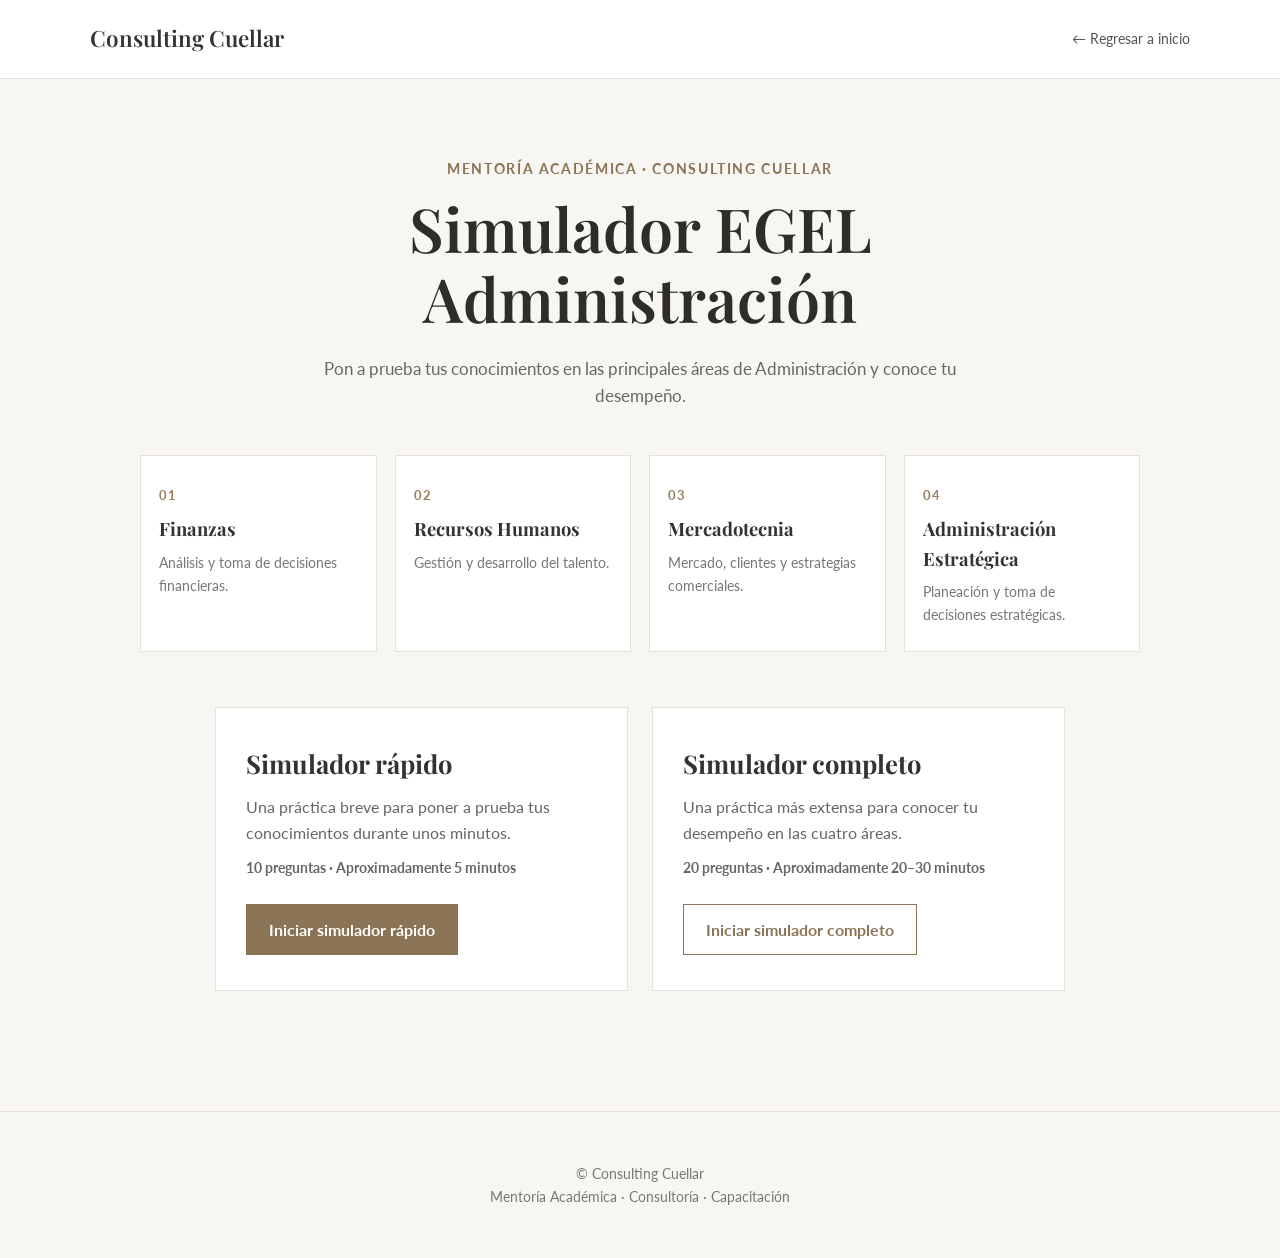
<file: egel/index.html>
<!DOCTYPE html>

<html lang="es">

<head>

    <meta charset="UTF-8">

    <meta name="viewport"
          content="width=device-width, initial-scale=1.0">

    <title>Simulador EGEL Administración | Consulting Cuellar</title>

    <meta name="description"
          content="Simulador de práctica para el EGEL de Administración.">

    <link rel="preconnect"
          href="https://fonts.googleapis.com">

    <link rel="preconnect"
          href="https://fonts.gstatic.com"
          crossorigin>

    <link href="https://fonts.googleapis.com/css2?family=Lato:wght@300;400;700&family=Playfair+Display:wght@500;600;700&display=swap"
          rel="stylesheet">

    <style>

         /* =====================================================
        BASE
        ===================================================== */

         * {
             box-sizing: border-box;
             margin: 0;
             padding: 0;
         }

         body {
             font-family: 'Lato', sans-serif;
             color: #333;
             background: #f8f6f2;
             line-height: 1.6;
         }

         a {
             text-decoration: none;
         }


         /* =====================================================
        HEADER
        ===================================================== */

         .site-header {
             background: #ffffff;
             border-bottom: 1px solid #e5e1da;
         }

         .header-container {
             width: min(1100px, 90%);
             margin: auto;
             min-height: 78px;
             display: flex;
             align-items: center;
             justify-content: space-between;
         }

         .logo {
             font-family: 'Playfair Display', serif;
             font-size: 1.4rem;
             font-weight: 600;
             color: #333;
         }

         .back-link {
             font-size: .9rem;
             color: #555;
         }

             .back-link:hover {
                 color: #222;
             }


         /* =====================================================
        HERO
        ===================================================== */

         .hero {
             padding: 80px 20px 70px;
         }

         .hero-container {
             width: min(1000px, 92%);
             margin: auto;
             text-align: center;
         }

         .eyebrow {
             font-size: .85rem;
             letter-spacing: .12em;
             text-transform: uppercase;
             color: #8b7355;
             font-weight: 700;
         }

         h1 {
             font-family: 'Playfair Display', serif;
             font-size: clamp(2.2rem, 5vw, 3.8rem);
             line-height: 1.15;
             font-weight: 600;
             margin-top: 12px;
             color: #2f2d2a;
         }

         .hero-description {
             max-width: 700px;
             margin: 22px auto 0;
             font-size: 1.08rem;
             color: #666;
         }


         /* =====================================================
        AREAS
        ===================================================== */

         .areas {
             margin: 45px auto 0;
             display: grid;
             grid-template-columns: repeat(4, 1fr);
             gap: 18px;
         }

         .area {
             background: #ffffff;
             border: 1px solid #e5e1da;
             padding: 25px 18px;
             text-align: left;
         }

         .area-number {
             font-size: .8rem;
             color: #9a8060;
             font-weight: 700;
             letter-spacing: .08em;
         }

         .area h3 {
             font-family: 'Playfair Display', serif;
             font-size: 1.15rem;
             margin-top: 8px;
             color: #333;
         }

         .area p {
             font-size: .9rem;
             color: #777;
             margin-top: 7px;
         }


         /* =====================================================
        SIMULADORES
        ===================================================== */

         .simulators {
             margin: 55px auto 0;
             display: grid;
             grid-template-columns: repeat(2, 1fr);
             gap: 24px;
             max-width: 850px;
         }

         .simulator-card {
             background: #ffffff;
             border: 1px solid #e5e1da;
             padding: 35px 30px;
             text-align: left;
         }

             .simulator-card h2 {
                 font-family: 'Playfair Display', serif;
                 font-size: 1.6rem;
                 color: #333;
             }

             .simulator-card p {
                 color: #666;
                 margin-top: 10px;
             }

         .simulator-info {
             margin-top: 18px;
             font-size: .9rem;
             color: #8b7355;
             font-weight: 700;
         }

         .btn {
             display: inline-block;
             margin-top: 25px;
             padding: 12px 22px;
             border: 1px solid #8b7355;
             font-family: 'Lato', sans-serif;
             font-weight: 700;
             transition: .2s ease;
         }

         .btn-primary {
             background: #8b7355;
             color: #ffffff;
         }

             .btn-primary:hover {
                 background: #725d45;
             }

         .btn-secondary {
             color: #8b7355;
             background: transparent;
         }

             .btn-secondary:hover {
                 background: #f1ede7;
             }


         /* =====================================================
        FOOTER
        ===================================================== */

         .footer {
             text-align: center;
             padding: 50px 20px;
             margin-top: 50px;
             border-top: 1px solid #e5e1da;
             color: #777;
             font-size: .9rem;
         }


         /* =====================================================
        RESPONSIVE
        ===================================================== */

         @media (max-width: 800px) {

             .areas {
                 grid-template-columns: repeat(2, 1fr);
             }

             .simulators {
                 grid-template-columns: 1fr;
             }
         }


         @media (max-width: 500px) {

             .hero {
                 padding-top: 55px;
             }

             .areas {
                 grid-template-columns: 1fr;
             }

             .simulator-card {
                 padding: 28px 22px;
             }
         }
    </style>

</head>

<body>

    <!-- =====================================================
         HEADER
         ===================================================== -->

    <header class="site-header">

        <div class="header-container">

            <a href="../index.html"
               class="logo">

                Consulting Cuellar

            </a>


            <a href="../index.html"
               class="back-link">

                ← Regresar a inicio

            </a>

        </div>

    </header>


    <!-- =====================================================
         CONTENIDO
         ===================================================== -->

    <main>


        <section class="hero">

            <div class="hero-container">


                <p class="eyebrow">

                    Mentoría Académica · Consulting Cuellar

                </p>


                <h1>

                    Simulador EGEL
                    <br>
                    Administración

                </h1>


                <p class="hero-description">

                    Pon a prueba tus conocimientos en las principales
                    áreas de Administración y conoce tu desempeño.

                </p>


                <!-- =========================================
                     ÁREAS
                     ========================================= -->

                <div class="areas">


                    <article class="area">

                        <span class="area-number">
                            01
                        </span>

                        <h3>
                            Finanzas
                        </h3>

                        <p>
                            Análisis y toma de decisiones financieras.
                        </p>

                    </article>


                    <article class="area">

                        <span class="area-number">
                            02
                        </span>

                        <h3>
                            Recursos Humanos
                        </h3>

                        <p>
                            Gestión y desarrollo del talento.
                        </p>

                    </article>


                    <article class="area">

                        <span class="area-number">
                            03
                        </span>

                        <h3>
                            Mercadotecnia
                        </h3>

                        <p>
                            Mercado, clientes y estrategias comerciales.
                        </p>

                    </article>


                    <article class="area">

                        <span class="area-number">
                            04
                        </span>

                        <h3>
                            Administración Estratégica
                        </h3>

                        <p>
                            Planeación y toma de decisiones estratégicas.
                        </p>

                    </article>


                </div>


                <!-- =========================================
                     SIMULADORES
                     ========================================= -->

                <div class="simulators">


                    <!-- SIMULADOR RÁPIDO -->

                    <article class="simulator-card">

                        <h2>
                            Simulador rápido
                        </h2>

                        <p>

                            Una práctica breve para poner a prueba
                            tus conocimientos durante unos minutos.

                        </p>

                        <p class="simulator-info">

                            10 preguntas · Aproximadamente 5 minutos

                        </p>

                        <a href="rapido.html" class="btn btn-primary">
                            Iniciar simulador rápido
                        </a>

                    </article>


                    <!-- SIMULADOR COMPLETO -->

                    <article class="simulator-card">

                        <h2>
                            Simulador completo
                        </h2>

                        <p>

                            Una práctica más extensa para conocer
                            tu desempeño en las cuatro áreas.

                        </p>

                        <p class="simulator-info">

                            20 preguntas · Aproximadamente 20–30 minutos

                        </p>

                        <a href="#simulador-completo"
                           class="btn btn-secondary">

                            Iniciar simulador completo

                        </a>

                    </article>


                </div>


            </div>

        </section>


    </main>


    <!-- =====================================================
         FOOTER
         ===================================================== -->

    <footer class="footer">

        <p>
            © Consulting Cuellar
        </p>

        <p>
            Mentoría Académica · Consultoría · Capacitación
        </p>

    </footer>
    <script src="js/rapido.js"></script>
</body>

</html>
</file>
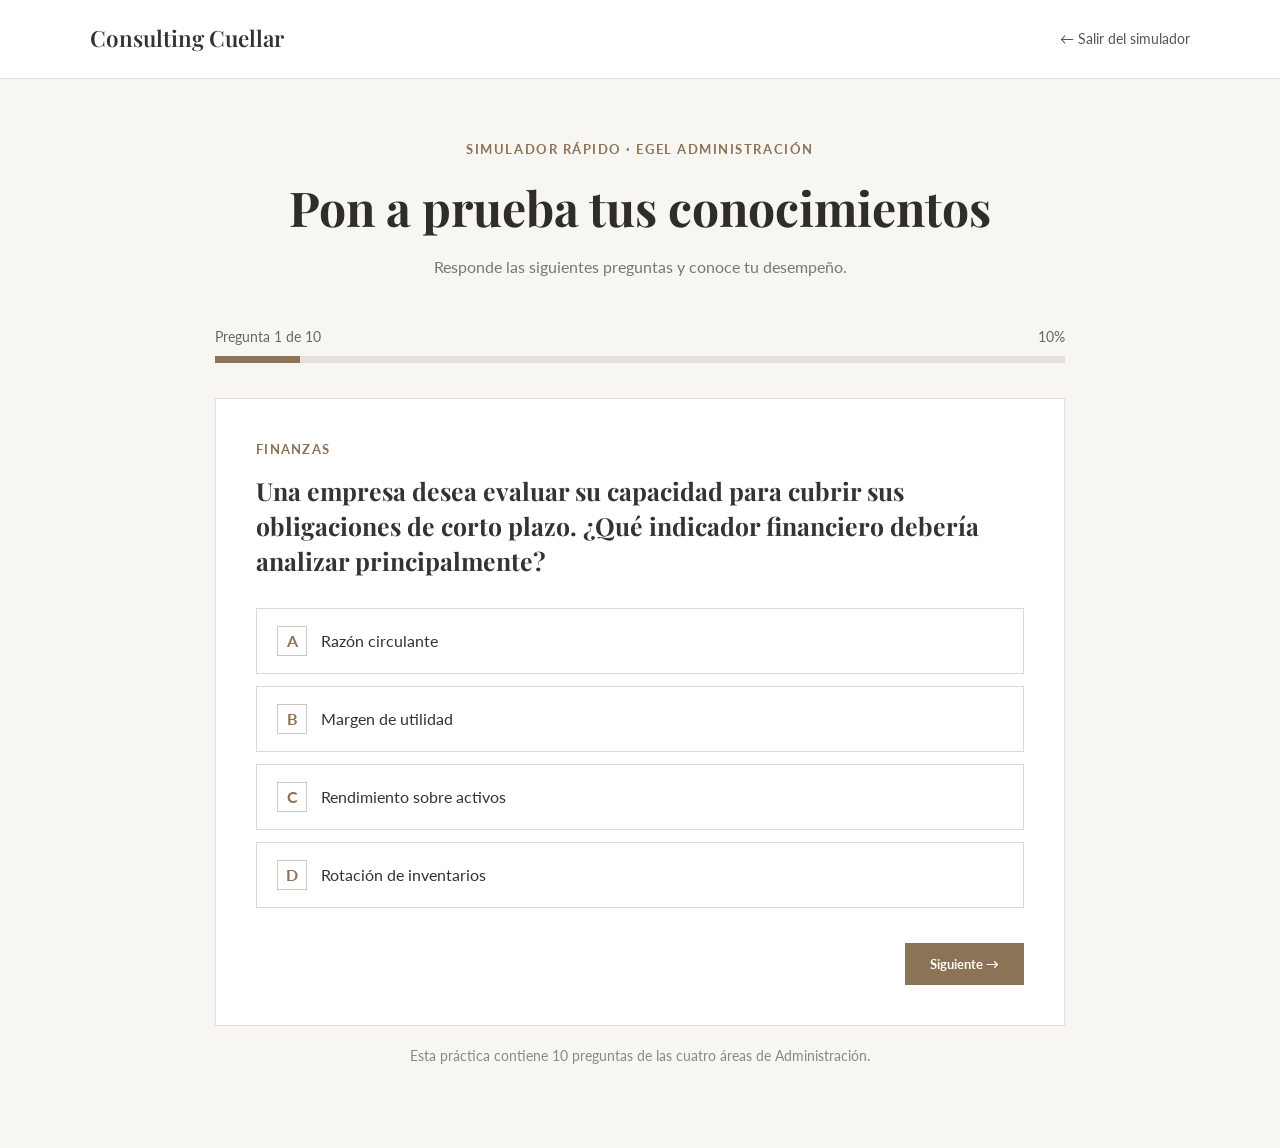
<file: egel/rapido.html>
<!DOCTYPE html>
<html lang="es">

<head>
    <meta charset="UTF-8">
    <meta name="viewport" content="width=device-width, initial-scale=1.0">

    <title>Simulador rápido | EGEL Administración</title>

    <link rel="preconnect" href="https://fonts.googleapis.com">
    <link rel="preconnect" href="https://fonts.gstatic.com" crossorigin>

    <link href="https://fonts.googleapis.com/css2?family=Lato:wght@300;400;700&family=Playfair+Display:wght@500;600;700&display=swap"
          rel="stylesheet">

    <style>

        * {
            box-sizing: border-box;
            margin: 0;
            padding: 0;
        }

        body {
            font-family: 'Lato', sans-serif;
            color: #333;
            background: #f8f6f2;
            line-height: 1.6;
        }

        a {
            text-decoration: none;
        }

        /* HEADER */

        .site-header {
            background: #ffffff;
            border-bottom: 1px solid #e5e1da;
        }

        .header-container {
            width: min(1100px, 90%);
            margin: auto;
            min-height: 78px;
            display: flex;
            align-items: center;
            justify-content: space-between;
        }

        .logo {
            font-family: 'Playfair Display', serif;
            font-size: 1.4rem;
            font-weight: 600;
            color: #333;
        }

        .back-link {
            font-size: .9rem;
            color: #555;
        }

            .back-link:hover {
                color: #222;
            }

        /* CONTENIDO */

        .exam {
            width: min(850px, 92%);
            margin: 0 auto;
            padding: 60px 0 80px;
        }

        .exam-header {
            text-align: center;
        }

        .eyebrow {
            font-size: .8rem;
            letter-spacing: .12em;
            text-transform: uppercase;
            color: #8b7355;
            font-weight: 700;
        }

        h1 {
            font-family: 'Playfair Display', serif;
            font-size: clamp(2rem, 5vw, 3rem);
            color: #2f2d2a;
            margin-top: 10px;
        }

        .exam-subtitle {
            margin-top: 8px;
            color: #777;
        }

        /* PROGRESO */

        .progress-section {
            margin-top: 45px;
        }

        .progress-info {
            display: flex;
            justify-content: space-between;
            align-items: center;
            font-size: .9rem;
            color: #666;
            margin-bottom: 8px;
        }

        .progress-bar {
            width: 100%;
            height: 7px;
            background: #e5e1da;
            overflow: hidden;
        }

        .progress {
            width: 10%;
            height: 100%;
            background: #8b7355;
        }

        /* PREGUNTA */

        .question-card {
            margin-top: 35px;
            background: #ffffff;
            border: 1px solid #e5e1da;
            padding: 40px;
        }

        .question-area {
            font-size: .8rem;
            letter-spacing: .1em;
            text-transform: uppercase;
            color: #8b7355;
            font-weight: 700;
        }

        .question {
            font-family: 'Playfair Display', serif;
            font-size: 1.55rem;
            line-height: 1.4;
            color: #333;
            margin-top: 15px;
        }

        /* RESPUESTAS */

        .answers {
            margin-top: 30px;
            display: flex;
            flex-direction: column;
            gap: 12px;
        }

        .answer {
            position: relative;
        }

            .answer input {
                position: absolute;
                opacity: 0;
            }

            .answer label {
                display: block;
                padding: 17px 20px;
                border: 1px solid #ddd8d0;
                background: #fff;
                cursor: pointer;
                transition: .2s ease;
            }

                .answer label:hover {
                    border-color: #8b7355;
                    background: #faf8f5;
                }

            .answer input:checked + label {
                border-color: #8b7355;
                background: #f1ede7;
            }

        .answer-letter {
            display: inline-block;
            width: 30px;
            height: 30px;
            margin-right: 10px;
            border: 1px solid #cfc8be;
            text-align: center;
            line-height: 28px;
            font-weight: 700;
            color: #8b7355;
        }

        /* BOTONES */

        .question-actions {
            margin-top: 35px;
            display: flex;
            justify-content: flex-end;
        }

        .btn {
            display: inline-block;
            padding: 12px 24px;
            border: 1px solid #8b7355;
            font-family: 'Lato', sans-serif;
            font-weight: 700;
            cursor: pointer;
            transition: .2s ease;
        }

        .btn-primary {
            background: #8b7355;
            color: #ffffff;
        }

            .btn-primary:hover {
                background: #725d45;
            }

        /* NOTA */

        .exam-note {
            margin-top: 20px;
            text-align: center;
            font-size: .85rem;
            color: #888;
        }
        /* RESULTADOS */

        .results-card {
            display: none;
            margin-top: 35px;
            background: #ffffff;
            border: 1px solid #e5e1da;
            padding: 50px 40px;
            text-align: center;
        }

            .results-card h2 {
                font-family: 'Playfair Display', serif;
                font-size: 2rem;
                color: #333;
                margin-top: 10px;
            }

        .result-score {
            margin: 35px auto 0;
        }

            .result-score span {
                display: block;
                font-family: 'Playfair Display', serif;
                font-size: 4rem;
                line-height: 1;
                color: #8b7355;
            }

            .result-score p {
                margin-top: 10px;
                font-size: 1rem;
                color: #666;
            }

        .result-message {
            max-width: 600px;
            margin: 25px auto 0;
            color: #666;
        }

        .result-actions {
            margin-top: 35px;
            display: flex;
            justify-content: center;
            gap: 12px;
            flex-wrap: wrap;
        }
        /* RESPONSIVE */

        @media (max-width: 600px) {

            .header-container {
                min-height: 68px;
            }

            .logo {
                font-size: 1.2rem;
            }

            .back-link {
                font-size: .8rem;
            }

            .exam {
                padding-top: 40px;
            }

            .question-card {
                padding: 25px 20px;
            }

            .question {
                font-size: 1.3rem;
            }

            .question-actions {
                justify-content: stretch;
            }

            .btn {
                width: 100%;
                text-align: center;
            }
            .results-card {
                padding: 35px 20px;
            }

            .result-score span {
                font-size: 3.2rem;
            }

            .result-actions {
                flex-direction: column;
            }

                .result-actions .btn {
                    width: 100%;
                }
        }
    </style>
</head>

<body>

    <header class="site-header">

        <div class="header-container">

            <a href="index.html" class="logo">
                Consulting Cuellar
            </a>

            <a href="index.html" class="back-link">
                ← Salir del simulador
            </a>

        </div>

    </header>


    <main class="exam">

        <section class="exam-header">

            <p class="eyebrow">
                Simulador rápido · EGEL Administración
            </p>

            <h1>
                Pon a prueba tus conocimientos
            </h1>

            <p class="exam-subtitle">
                Responde las siguientes preguntas y conoce tu desempeño.
            </p>

        </section>


        <section class="progress-section">

            <div class="progress-info">

                <span>
                    Pregunta 1 de 10
                </span>

                <span>
                    10%
                </span>

            </div>

            <div class="progress-bar">

                <div class="progress"></div>

            </div>

        </section>


        <section class="question-card">

            <p class="question-area" id="question-area">
                Finanzas
            </p>

            <h2 class="question" id="question-text">
                Una empresa desea evaluar su capacidad para cubrir
                sus obligaciones de corto plazo. ¿Qué indicador
                financiero debería analizar principalmente?
            </h2>

            <div class="answers" id="answers">

                <div class="answer">

                    <input type="radio"
                           name="respuesta"
                           id="respuesta-a"
                           value="A">

                    <label for="respuesta-a">

                        <span class="answer-letter">
                            A
                        </span>

                        <span id="answer-a">
                            Razón circulante
                        </span>

                    </label>

                </div>


                <div class="answer">

                    <input type="radio"
                           name="respuesta"
                           id="respuesta-b"
                           value="B">

                    <label for="respuesta-b">

                        <span class="answer-letter">
                            B
                        </span>

                        <span id="answer-b">
                            Margen de utilidad
                        </span>

                    </label>

                </div>


                <div class="answer">

                    <input type="radio"
                           name="respuesta"
                           id="respuesta-c"
                           value="C">

                    <label for="respuesta-c">

                        <span class="answer-letter">
                            C
                        </span>

                        <span id="answer-c">
                            Rendimiento sobre activos
                        </span>

                    </label>

                </div>


                <div class="answer">

                    <input type="radio"
                           name="respuesta"
                           id="respuesta-d"
                           value="D">

                    <label for="respuesta-d">

                        <span class="answer-letter">
                            D
                        </span>

                        <span id="answer-d">
                            Rotación de inventarios
                        </span>

                    </label>

                </div>

            </div>


            <div class="question-actions">

                <button class="btn btn-primary" id="next-button">
                    Siguiente →
                </button>

            </div>

        </section>
        <section class="results-card" id="results-card">

            <p class="eyebrow">
                Simulador completado
            </p>

            <h2>
                Este es tu resultado
            </h2>

            <div class="result-score">

                <span id="result-percentage">
                    0%
                </span>

                <p id="result-correct">
                    0 de 10 correctas
                </p>

            </div>

            <p class="result-message" id="result-message">
                Aquí aparecerá el mensaje correspondiente a tu resultado.
            </p>

            <div class="result-actions">

                <button class="btn btn-primary" id="restart-button">
                    Intentar nuevamente
                </button>

                <a href="index.html" class="btn btn-secondary">
                    Regresar al simulador EGEL
                </a>

            </div>

        </section>

        <p class="exam-note">
            Esta práctica contiene 10 preguntas de las cuatro áreas de Administración.
        </p>

    </main>
    <script src="js/preguntas.js"></script>
    <script src="js/rapido.js"></script>

</body>

</html>
</file>
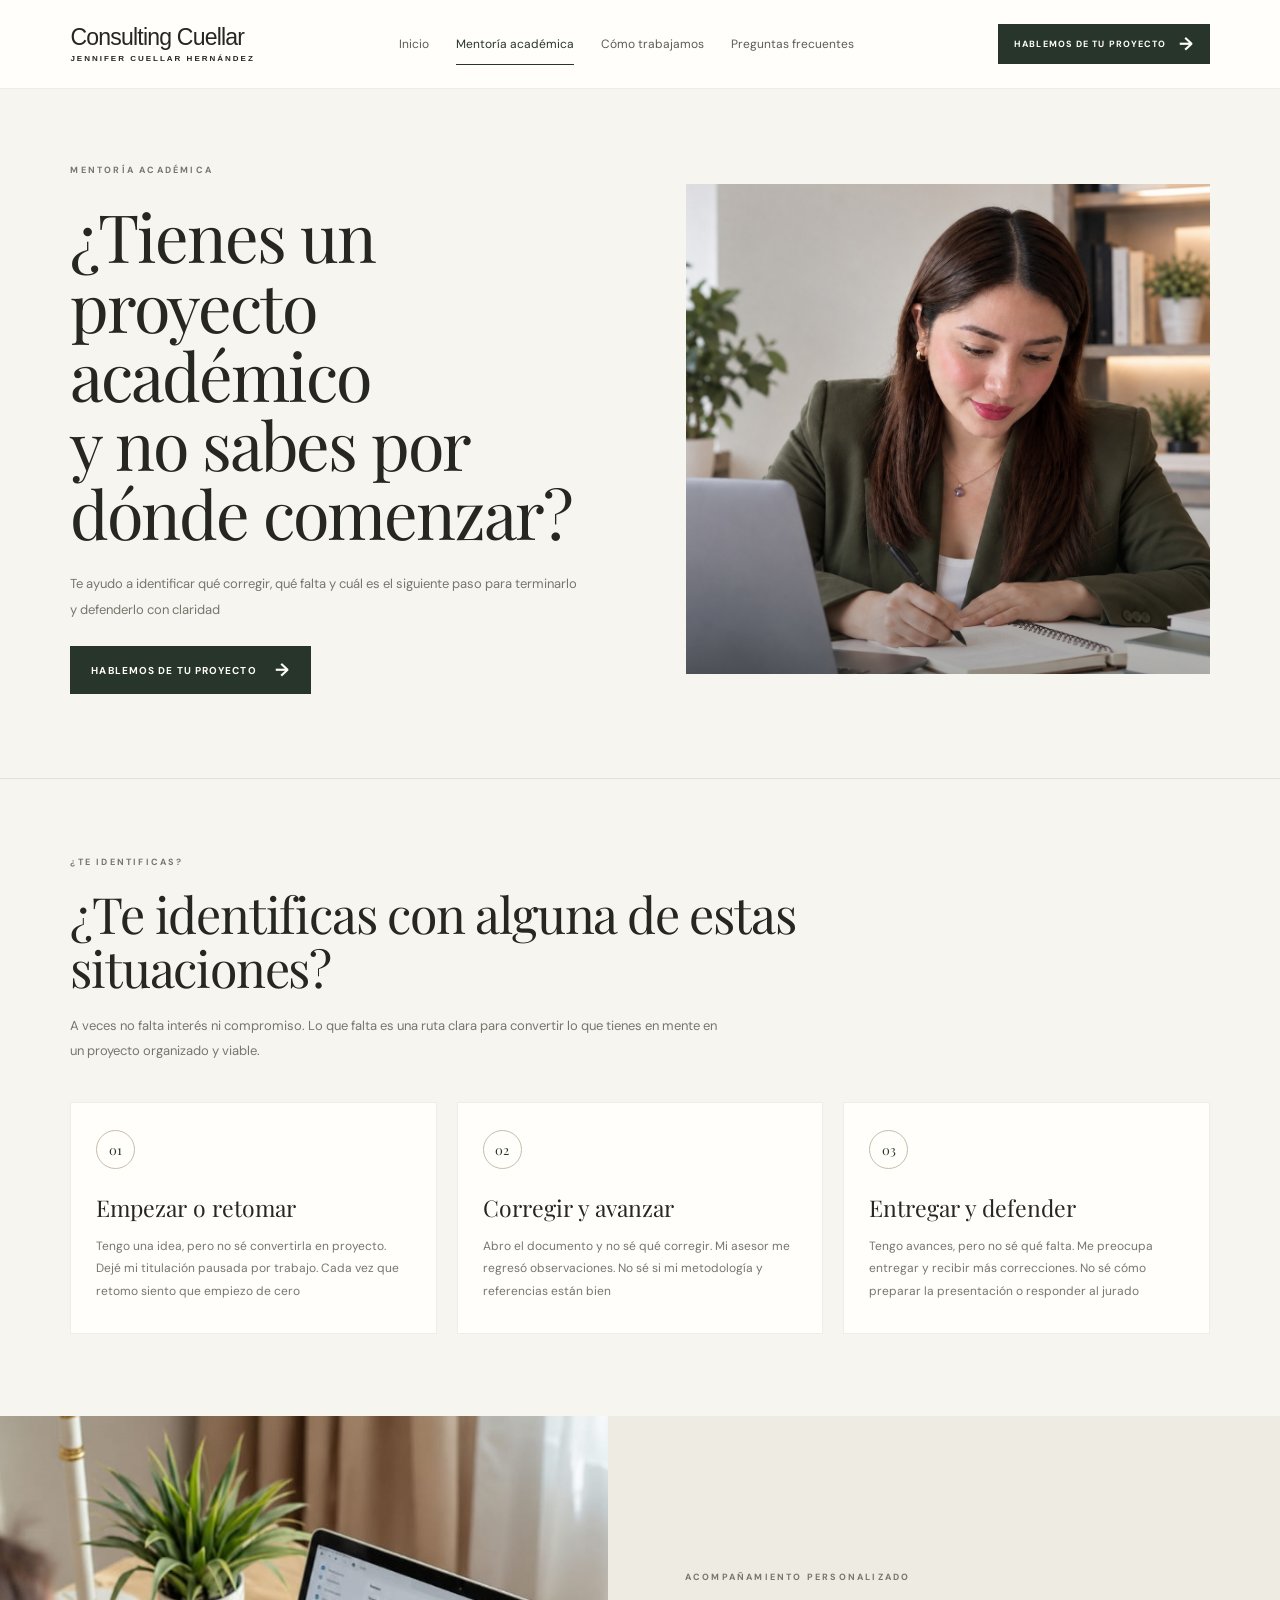
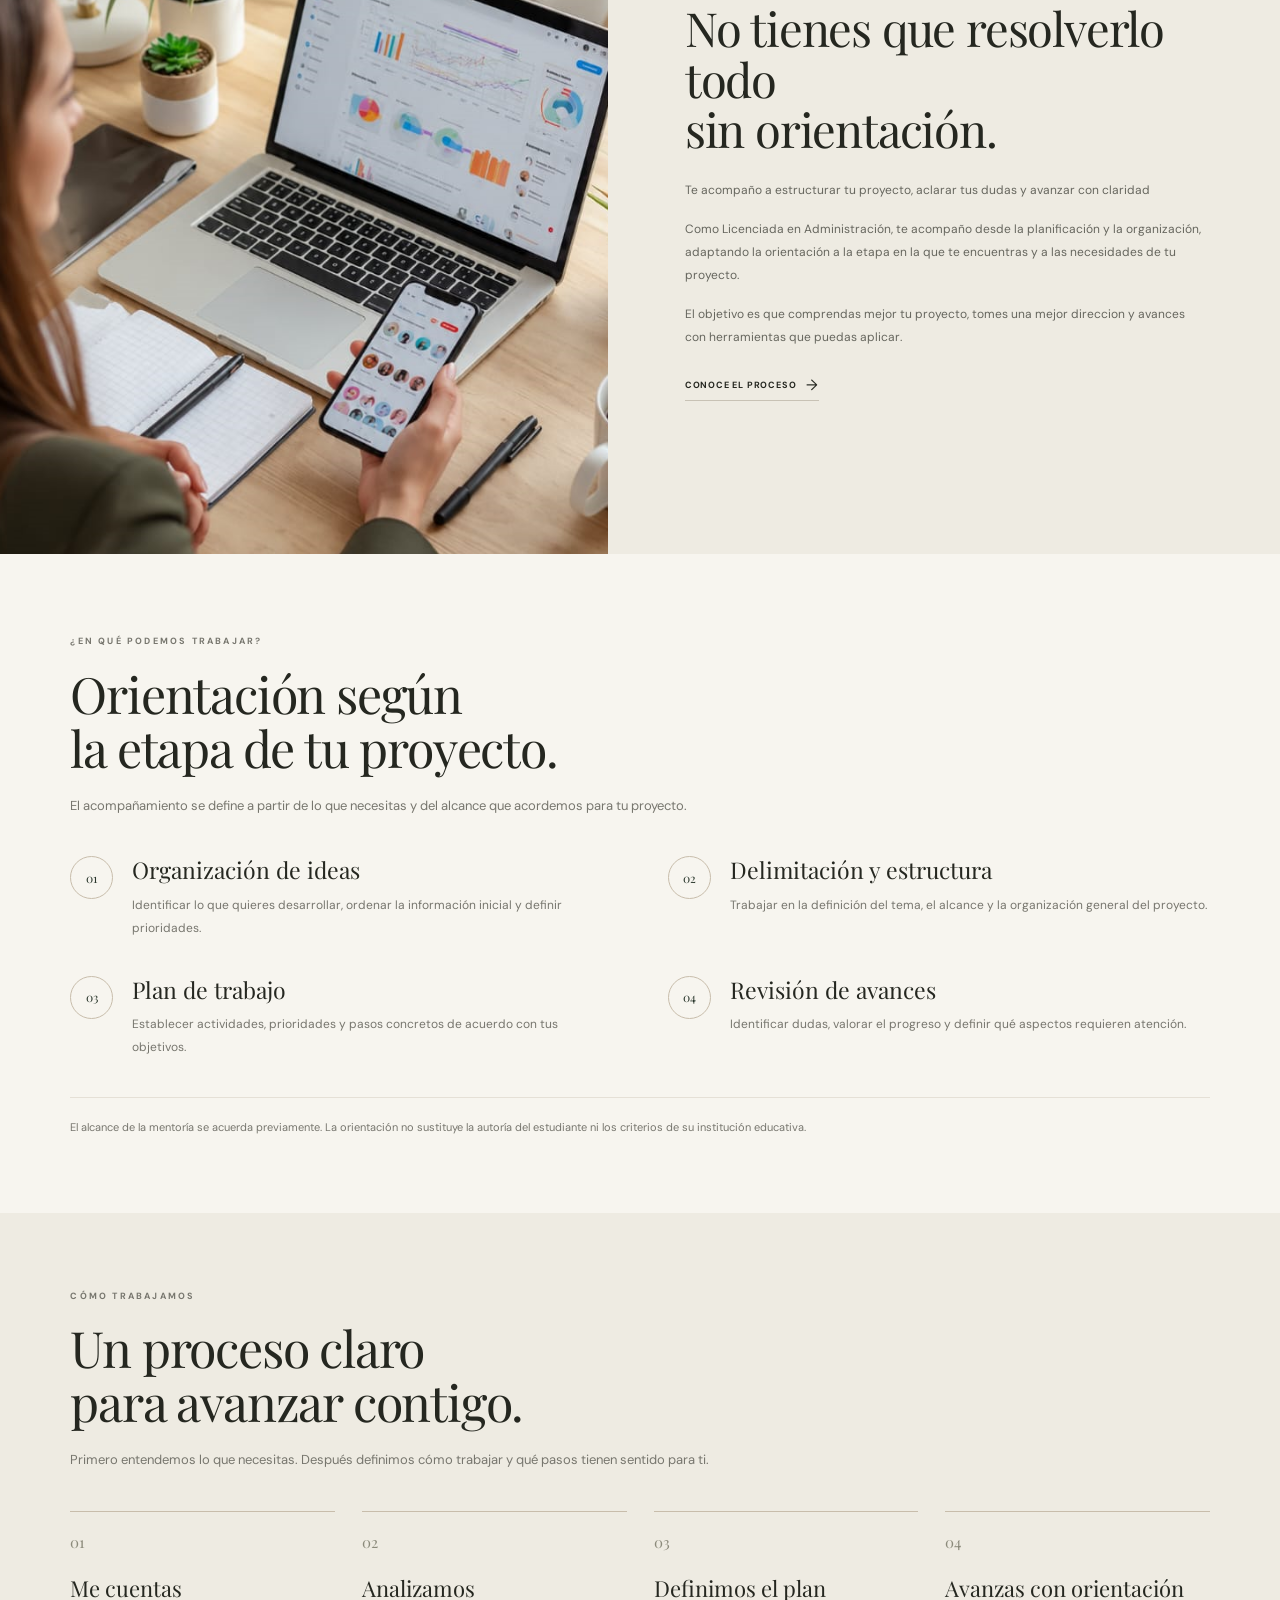
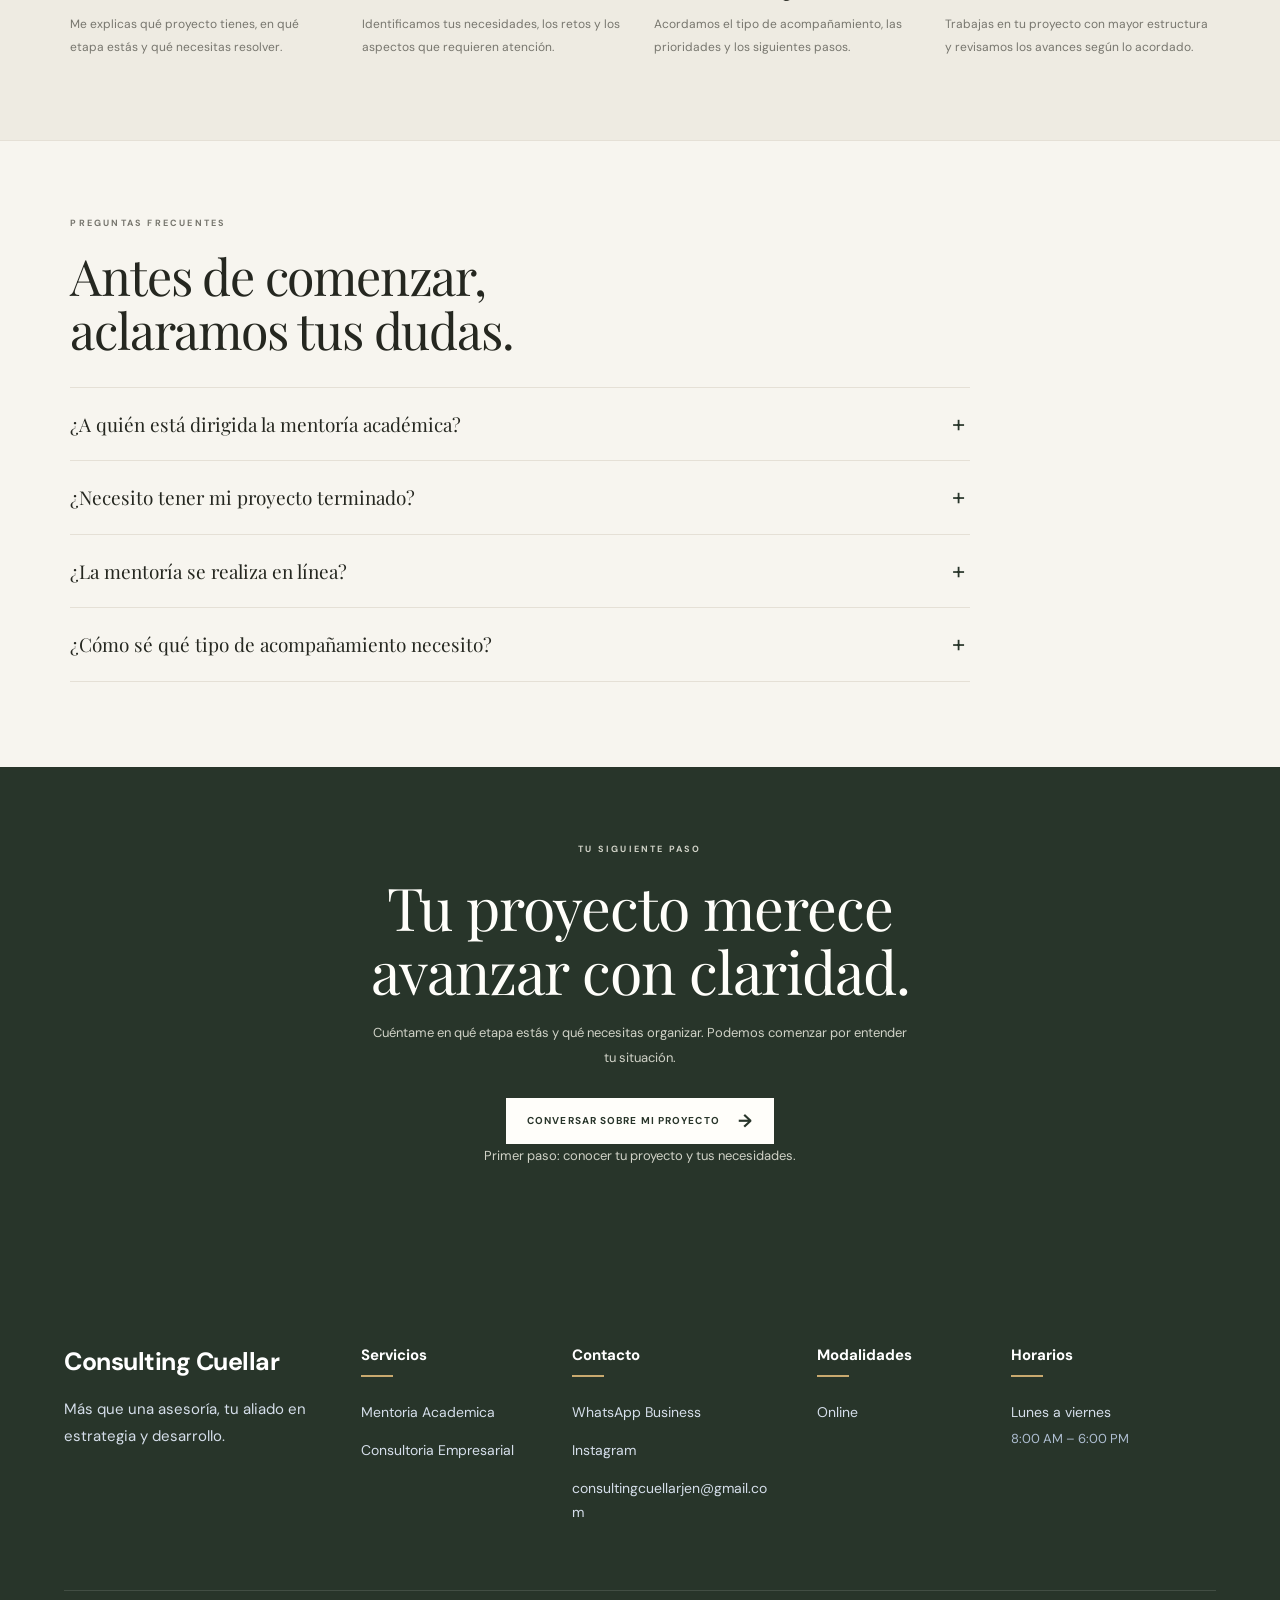
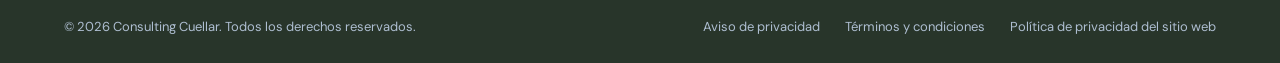
<file: pages/mentoria-academica.html>
<!DOCTYPE html>
<html lang="es">

<head>
    <meta charset="UTF-8">
    <meta name="viewport" content="width=device-width, initial-scale=1.0">

    <meta name="description"
          content="Mentoría académica personalizada para estudiantes y egresados que necesitan organizar, estructurar y desarrollar sus proyectos con mayor claridad.">

    <title>Mentoría Académica | Consulting Cuellar</title>

    <!-- URL canónica: identifica la dirección oficial de esta página -->
    <link rel="canonical" href="https://https://consulting.cworks.cc/pages/mentoria-academica">

    <!-- Open Graph: vista previa al compartir en redes sociales -->
    <meta property="og:type" content="website">
    <meta property="og:locale" content="es_MX">
    <meta property="og:site_name" content="Consulting Cuellar">
    <meta property="og:title" content="Mentoría Académica | Consulting Cuellar">
    <meta property="og:description" content="Mentoría académica personalizada para estudiantes y egresados que necesitan organizar, estructurar y desarrollar sus proyectos con mayor claridad.">
    <meta property="og:url" content="https://consulting.cworks.cc/pages/mentoria-academica">


    <link rel="preconnect" href="https://fonts.googleapis.com">
    <link rel="preconnect" href="https://fonts.gstatic.com" crossorigin>

    <link href="https://fonts.googleapis.com/css2?family=DM+Sans:wght@400;500;600;700&family=Playfair+Display:wght@400;500;600&display=swap"
          rel="stylesheet">

    <!-- Estilos compartidos con la página principal -->
    <link rel="stylesheet" href="../css/styles.css">

    <!-- Estilos exclusivos de esta subpágina -->
    <link rel="stylesheet" href="../css/mentoria.css">
    <script src="../js/animaciones.js" defer></script>
</head>

<body class="mentoria-page">

    <!-- ENCABEZADO -->
    <header class="site-header" id="inicio">

        <div class="header-container">

            <a
                class="brand"
                href="../index.html"
                aria-label="Consulting Cuellar, página principal"
            >
                <span class="brand-name">Consulting Cuellar</span>
                <span class="brand-subtitle">
                    JENNIFER CUELLAR HERNÁNDEZ
                </span>
            </a>

            <nav class="main-nav" aria-label="Navegación principal">
                <a class="nav-link" href="../index.html">Inicio</a>
                <a class="nav-link nav-link-active" href="#servicio">
                    Mentoría académica
                </a>
                <a class="nav-link" href="#proceso">Cómo trabajamos</a>
                <a class="nav-link" href="#preguntas">Preguntas frecuentes</a>
            </nav>

            <a class="button button-header" href="#contacto">
                Hablemos de tu proyecto
                <span aria-hidden="true">→</span>
            </a>

        </div>

    </header>


    <main>

        <!-- HERO DE MENTORÍA -->
        <section
            class="mentoria-hero"
            id="servicio"
            aria-labelledby="mentoria-title"
        >

            <div class="mentoria-hero-content">

                <p class="eyebrow">
                    MENTORÍA ACADÉMICA
                </p>

                <h1 class="mentoria-title" id="mentoria-title">
                    ¿Tienes un proyecto académico 
                    <span>y no sabes por dónde comenzar?</span>
                </h1>

                <p class="mentoria-lead">
                   Te ayudo a identificar qué corregir, qué falta y cuál
es el siguiente paso para terminarlo y defenderlo
con claridad
                </p>

                <a class="button button-primary" href="#contacto">
                    Hablemos de tu proyecto
                    <span aria-hidden="true">→</span>
                </a>

                
            </div>


            <div class="mentoria-hero-visual">

                <img
                    src="../img/jennifer3.jpg"
                    alt="Espacio de trabajo para organizar un proyecto académico"
                    fetchpriority="high"
                >
            </div>

        </section>


        <!-- IDENTIFICACIÓN DEL PROBLEMA -->
        <section
            class="mentoria-problem section-shell"
            aria-labelledby="problem-title"
        >

            <div class="mentoria-section-heading">

                <p class="eyebrow">¿TE IDENTIFICAS?</p>

                <h2 class="section-title" id="problem-title">
                    ¿Te identificas con alguna de estas situaciones?
                      </h2>

                <p class="mentoria-section-intro">
                    A veces no falta interés ni compromiso. Lo que falta
                    es una ruta clara para convertir lo que tienes en mente
                    en un proyecto organizado y viable.
                </p>

            </div>


            <div class="mentoria-challenges">

                <article class="challenge-card">
                    <span class="challenge-number">01</span>
                    <h3> Empezar o retomar</h3>
                    <p>
                        Tengo una idea, pero no sé convertirla en proyecto.
Dejé mi titulación pausada por trabajo.
Cada vez que retomo siento que empiezo de cero
                    </p>
                </article>

                <article class="challenge-card">
                    <span class="challenge-number">02</span>
                    <h3> Corregir y avanzar</h3>
                    <p>
                        Abro el documento y no sé qué corregir.
Mi asesor me regresó observaciones.
No sé si mi metodología y referencias están bien
                    </p>
                </article>

                <article class="challenge-card">
                    <span class="challenge-number">03</span>
                    <h3>Entregar y defender</h3>
                    <p>
                        Tengo avances, pero no sé qué falta.
                        Me preocupa entregar y recibir más correcciones.
                        No sé cómo preparar la presentación o responder al jurado
                    </p>
                </article>
            </div>

        </section>


        <!-- QUÉ ES LA MENTORÍA -->
        <section
            class="mentoria-offer"
            aria-labelledby="offer-title"
        >

            <div class="mentoria-offer-image">
                <img
                    src="../img/academico.png"
                    alt="Jennifer Cuellar, fundadora de Consulting Cuellar"
                    loading="lazy"
                >
            </div>

            <div class="mentoria-offer-content">

                <p class="eyebrow">ACOMPAÑAMIENTO PERSONALIZADO</p>

                <h2 class="section-title" id="offer-title">
                    No tienes que resolverlo todo
                    <span>sin orientación.</span>
                </h2>

                <p>
                    Te acompaño a estructurar tu proyecto, aclarar tus dudas y avanzar con claridad 
                </p>

                <p>
                    Como Licenciada en Administración, te acompaño desde
                    la planificación y la organización, adaptando la orientación
                    a la etapa en la que te encuentras y a las necesidades
                    de tu proyecto.
                </p>

                <p>
                    El objetivo es que comprendas mejor tu proyecto,
                    tomes una mejor direccion y avances con
                    herramientas que puedas aplicar.
                </p>

                <a class="text-link" href="#proceso">
                    CONOCE EL PROCESO <span>→</span>
                </a>

            </div>

        </section>


        <!-- QUÉ PODEMOS TRABAJAR -->
        <section
            class="mentoria-includes section-shell"
            aria-labelledby="includes-title"
        >

            <div class="mentoria-section-heading">

                <p class="eyebrow">¿EN QUÉ PODEMOS TRABAJAR?</p>

                <h2 class="section-title" id="includes-title">
                    Orientación según
                    <span>la etapa de tu proyecto.</span>
                </h2>

                <p class="mentoria-section-intro">
                    El acompañamiento se define a partir de lo que necesitas
                    y del alcance que acordemos para tu proyecto.
                </p>

            </div>


            <div class="mentoria-includes-grid">

                <article class="include-item">
                    <span class="include-icon" aria-hidden="true">01</span>
                    <div>
                        <h3>Organización de ideas</h3>
                        <p>
                            Identificar lo que quieres desarrollar, ordenar
                            la información inicial y definir prioridades.
                        </p>
                    </div>
                </article>

                <article class="include-item">
                    <span class="include-icon" aria-hidden="true">02</span>
                    <div>
                        <h3>Delimitación y estructura</h3>
                        <p>
                            Trabajar en la definición del tema, el alcance
                            y la organización general del proyecto.
                        </p>
                    </div>
                </article>

                <article class="include-item">
                    <span class="include-icon" aria-hidden="true">03</span>
                    <div>
                        <h3>Plan de trabajo</h3>
                        <p>
                            Establecer actividades, prioridades y pasos
                            concretos de acuerdo con tus objetivos.
                        </p>
                    </div>
                </article>

                <article class="include-item">
                    <span class="include-icon" aria-hidden="true">04</span>
                    <div>
                        <h3>Revisión de avances</h3>
                        <p>
                            Identificar dudas, valorar el progreso y definir
                            qué aspectos requieren atención.
                        </p>
                    </div>
                </article>

            </div>

            <p class="mentoria-scope-note">
                El alcance de la mentoría se acuerda previamente. La orientación
                no sustituye la autoría del estudiante ni los criterios de su
                institución educativa.
            </p>

        </section>


        <!-- PROCESO DE TRABAJO -->
        <section
            class="mentoria-process"
            id="proceso"
            aria-labelledby="mentoria-process-title"
        >

            <div class="section-shell">

                <div class="mentoria-section-heading">

                    <p class="eyebrow">CÓMO TRABAJAMOS</p>

                    <h2 class="section-title" id="mentoria-process-title">
                        Un proceso claro
                        <span>para avanzar contigo.</span>
                    </h2>

                    <p class="mentoria-section-intro">
                        Primero entendemos lo que necesitas. Después definimos
                        cómo trabajar y qué pasos tienen sentido para ti.
                    </p>

                </div>


                <div class="mentoria-process-grid">

                    <article class="mentoria-process-step">
                        <span class="process-step-number">01</span>
                        <h3>Me cuentas</h3>
                        <p>
                            Me explicas qué proyecto tienes, en qué etapa
                            estás y qué necesitas resolver.
                        </p>
                    </article>

                    <article class="mentoria-process-step">
                        <span class="process-step-number">02</span>
                        <h3>Analizamos</h3>
                        <p>
                            Identificamos tus necesidades, los retos
                            y los aspectos que requieren atención.
                        </p>
                    </article>

                    <article class="mentoria-process-step">
                        <span class="process-step-number">03</span>
                        <h3>Definimos el plan</h3>
                        <p>
                            Acordamos el tipo de acompañamiento, las prioridades
                            y los siguientes pasos.
                        </p>
                    </article>

                    <article class="mentoria-process-step">
                        <span class="process-step-number">04</span>
                        <h3>Avanzas con orientación</h3>
                        <p>
                            Trabajas en tu proyecto con mayor estructura
                            y revisamos los avances según lo acordado.
                        </p>
                    </article>

                </div>

            </div>

        </section>


      

        <!-- PREGUNTAS FRECUENTES -->
        <section
            class="mentoria-faq section-shell"
            id="preguntas"
            aria-labelledby="faq-title"
        >

            <div class="mentoria-section-heading">

                <p class="eyebrow">PREGUNTAS FRECUENTES</p>

                <h2 class="section-title" id="faq-title">
                    Antes de comenzar,
                    <span>aclaramos tus dudas.</span>
                </h2>

            </div>


            <div class="faq-list">

                <details class="faq-item">
                    <summary>
                        ¿A quién está dirigida la mentoría académica?
                    </summary>
                    <p>
                        Está dirigida a estudiantes y egresados que necesitan
                        orientación para organizar, estructurar o desarrollar
                        un proyecto académico, escolar o de titulación.
                    </p>
                </details>

                <details class="faq-item">
                    <summary>
                        ¿Necesito tener mi proyecto terminado?
                    </summary>
                    <p>
                        No necesariamente. Puedes conversar conmigo si apenas
                        tienes una idea o si ya comenzaste y necesitas ordenar
                        lo que llevas. Primero revisaremos tu situación para
                        identificar qué tipo de orientación necesitas.
                    </p>
                </details>

                <details class="faq-item">
                    <summary>
                        ¿La mentoría se realiza en línea?
                    </summary>
                    <p>
                        El servicio se ofrece con acompañamiento personalizado
                        en línea, por lo que puedes conversar sobre tu proyecto
                        desde donde te encuentres.
                    </p>
                </details>


                <details class="faq-item">
                    <summary>
                        ¿Cómo sé qué tipo de acompañamiento necesito?
                    </summary>
                    <p>
                        El primer paso es explicarme qué proyecto tienes,
                        en qué etapa te encuentras y cuáles son tus dudas.
                        Con esa información podremos valorar las necesidades
                        y definir el alcance del acompañamiento.
                    </p>
                </details>

            </div>

        </section>


        <!-- LLAMADA A LA ACCIÓN -->
        <section
            class="mentoria-contact"
            id="contacto"
            aria-labelledby="mentoria-contact-title"
        >

            <div class="mentoria-contact-content">

                <p class="eyebrow">TU SIGUIENTE PASO</p>

                <h2 id="mentoria-contact-title">
                    Tu proyecto merece
                    <span>avanzar con claridad.</span>
                </h2>

                <p>
                    Cuéntame en qué etapa estás y qué necesitas organizar.
                    Podemos comenzar por entender tu situación.
                </p>

                <!-- Sustituir el destino por el enlace real de WhatsApp -->
                <a class="button button-light"
                   href="https://wa.me/527711851008?text=Hola%20Consulting%20Cuellar%2C%20me%20gustar%C3%ADa%20recibir%20informaci%C3%B3n%20sobre%20sus%20servicios."
                   target="_blank"
                   rel="noopener noreferrer">
                    Conversar sobre mi proyecto
                    <span aria-hidden="true">→</span>
                </a>
                <p class="mentoria-contact-note">
                    Primer paso: conocer tu proyecto y tus necesidades.
                </p>

            </div>

        </section>

    </main>


    <!-- PIE DE PÁGINA -->
    <footer class="site-footer">

        <div class="footer-main">

            <!-- Marca -->
            <div class="footer-brand">

                <h3>Consulting Cuellar</h3>

                <p>
                    Más que una asesoría, tu aliado en estrategia y desarrollo.
                </p>

            </div>


            <!-- Servicios -->
            <div class="footer-column">

                <h4>Servicios</h4>

                <ul>
                    <li>
                        <a href="mentoria-academica.html">
                            Mentoria Academica
                        </a>
                    </li>

                    <li>
                        <a href="consultoria-empresarial.html">
                            Consultoria Empresarial
                        </a>
                    </li>

                </ul>

            </div>


            <!-- Contacto -->
            <div class="footer-column">

                <h4>Contacto</h4>

                <ul>

                    <li>
                        <a href="https://wa.me/527711851008?text=Hola%20Consulting%20Cuellar%2C%20me%20gustar%C3%ADa%20recibir%20informaci%C3%B3n%20sobre%20sus%20servicios."
                           target="_blank"
                           rel="noopener noreferrer">
                            WhatsApp Business
                        </a>
                    </li>
                    <li>
                        <a href="https://www.instagram.com/consultingcuellar?utm_source=qr&psln=MTNwMGZ6bGt4MTJrNg=="
                           target="_blank"
                           rel="noopener noreferrer">
                            Instagram
                        </a>
                    </li>

                    <li>
                        <a href="mailto:consultingcuellarjen@gmail.com"
                           class="footer-email">
                            consultingcuellarjen@gmail.com
                        </a>
                    </li>
                </ul>

            </div>


            <!-- Modalidades -->
            <div class="footer-column">

                <h4>Modalidades</h4>

                <ul>

                    <li>
                        Online
                    </li>

                </ul>

            </div>


            <!-- Horarios -->
            <div class="footer-column">

                <h4>Horarios</h4>

                <ul>

                    <li>
                        Lunes a viernes
                        <span>8:00 AM – 6:00 PM</span>
                    </li>

                </ul>

            </div>

        </div>


        <div class="footer-bottom">

            <p>
                © 2026 Consulting Cuellar. Todos los derechos reservados.
            </p>

            <div class="footer-legal">


                <div class="footer-legal">

                    <a href="../documentos/aviso-privacidad.pdf"
                       target="_blank"
                       rel="noopener noreferrer">
                        Aviso de privacidad
                    </a>

                    <a href="../documentos/terminos-condiciones.pdf"
                       target="_blank"
                       rel="noopener noreferrer">
                        Términos y condiciones
                    </a>

                    <a href="../documentos/politica-cancelacion.pdf"
                       target="_blank"
                       rel="noopener noreferrer">
                        Política de privacidad del sitio web
                    </a>

                </div>


            </div>

        </div>

    </footer>

</body>
</html>
</file>
<file: css/styles.css>
/* =========================================
   1. VARIABLES Y CONFIGURACIÓN GENERAL
========================================= */

:root {
    --color-cream: #f7f5ef;
    --color-white: #fffefa;
    --color-green: #28352a;
    --color-green-hover: #3b4a3b;
    --color-text: #252720;
    --color-muted: #77766e;
    --color-line: #e5e0d6;
    --font-heading: "Playfair Display", Georgia, serif;
    --font-body: "DM Sans", Arial, sans-serif;
    --container-width: 1440px;
    --page-gutter: clamp(20px, 5.5vw, 88px);
    --header-height: 88px;
    --transition-standard: 250ms ease;
}


/* =========================================
   2. REINICIO BÁSICO
========================================= */

* {
    box-sizing: border-box;
}

html {
    scroll-behavior: smooth;
    scroll-padding-top: var(--header-height);
}

body {
    margin: 0;
    background-color: var(--color-cream);
    color: var(--color-text);
    font-family: var(--font-body);
    -webkit-font-smoothing: antialiased;
}

img {
    display: block;
    max-width: 100%;
}

a {
    color: inherit;
    text-decoration: none;
}

button,
a {
    -webkit-tap-highlight-color: transparent;
}


/* =========================================
   3. ENCABEZADO Y NAVEGACIÓN
========================================= */

.site-header {
    position: relative;
    z-index: 10;
    background-color: var(--color-white);
    border-bottom: 1px solid rgba(40, 53, 42, 0.08);
}

.header-container {
    width: min(100%, var(--container-width));
    min-height: var(--header-height);
    margin-inline: auto;
    padding-inline: var(--page-gutter);
    display: flex;
    align-items: center;
    justify-content: space-between;
    gap: 30px;
}


/* Logotipo tipográfico */

.brand {
    display: flex;
    flex-direction: column;
    flex-shrink: 0;
    gap: 3px;
}

.brand-name {
    font-family: 'Montserrat', sans-serif;
    font-size: clamp(20px, 1.8vw, 27px);
    line-height: 1.1;
    letter-spacing: -0.8px;
}

.brand-subtitle {
    font-family: 'Montserrat', sans-serif;
    font-size: 8px;
    font-weight: 700;
    letter-spacing: 2px;
}


/* Menú */

.main-nav {
    display: flex;
    align-items: center;
    justify-content: center;
    gap: clamp(15px, 2.1vw, 32px);
}

.nav-link {
    position: relative;
    padding-block: 8px;
    color: #5d5c55;
    font-size: 12px;
    white-space: nowrap;
    transition: color var(--transition-standard);
}

    .nav-link:hover,
    .nav-link-active {
        color: var(--color-green);
    }

    .nav-link::after {
        position: absolute;
        right: 0;
        bottom: 2px;
        left: 0;
        height: 1px;
        background-color: var(--color-green);
        content: "";
        transform: scaleX(0);
        transform-origin: left;
        transition: transform var(--transition-standard);
    }

    .nav-link:hover::after,
    .nav-link-active::after {
        transform: scaleX(1);
    }


/* =========================================
   4. BOTONES REUTILIZABLES
========================================= */

.button {
    min-height: 46px;
    padding: 0 20px;
    display: inline-flex;
    align-items: center;
    justify-content: center;
    gap: 18px;
    border: 1px solid var(--color-green);
    background-color: var(--color-green);
    color: var(--color-white);
    font-family: var(--font-body);
    font-size: 10px;
    font-weight: 700;
    letter-spacing: 1.1px;
    text-transform: uppercase;
    transition: background-color var(--transition-standard), color var(--transition-standard), border-color var(--transition-standard);
}

    .button span {
        font-size: 18px;
        line-height: 1;
        transition: transform var(--transition-standard);
    }

    .button:hover {
        background-color: var(--color-green-hover);
        border-color: var(--color-green-hover);
    }

        .button:hover span {
            transform: translateX(4px);
        }

    .button:focus-visible,
    .nav-link:focus-visible,
    .brand:focus-visible {
        outline: 2px solid #8d9a77;
        outline-offset: 5px;
    }

.button-header {
    min-height: 40px;
    padding-inline: 15px;
    gap: 12px;
    font-size: 9px;
    white-space: nowrap;
}


/* =========================================
   5. CONTENEDOR DEL HERO
========================================= */

.section-shell {
    width: min(100%, var(--container-width));
    margin-inline: auto;
    padding-inline: var(--page-gutter);
}

.hero {
    min-height: 540px;
    display: grid;
    grid-template-columns: 0.94fr 1.06fr;
    align-items: stretch;
    gap: clamp(28px, 5vw, 78px);
    padding-top: 42px;
    padding-bottom: 42px;
}


/* =========================================
   6. TEXTO DE LA PORTADA
========================================= */

.hero-content {
    align-self: center;
    max-width: 590px;
    padding-block: 24px;
}

.eyebrow {
    margin: 0 0 22px;
    color: var(--color-muted);
    font-size: 9px;
    font-weight: 700;
    letter-spacing: 2.2px;
    line-height: 1.7;
}

    .eyebrow span {
        padding-inline: 4px;
        color: #9b8d74;
    }

.hero-title {
    max-width: 600px;
    margin: 0;
    font-family: var(--font-heading);
    font-size: clamp(42px, 5vw, 72px);
    font-weight: 400;
    line-height: 0.99;
    letter-spacing: -2.2px;
}

    .hero-title span {
        display: block;
    }

.hero-description {
    max-width: 430px;
    margin: 25px 0 25px;
    color: var(--color-muted);
    font-size: 13px;
    line-height: 1.85;
}

.button-primary {
    min-height: 48px;
}


/* Nota inferior de la portada */

.hero-note {
    display: flex;
    align-items: center;
    gap: 13px;
    margin-top: 32px;
}

.hero-note-mark {
    width: 40px;
    height: 40px;
    flex: 0 0 40px;
    display: grid;
    place-items: center;
    border: 1px solid #d7d1c5;
    border-radius: 50%;
    color: var(--color-green);
    font-family: var(--font-heading);
    font-size: 12px;
}

.hero-note p {
    margin: 0;
    color: var(--color-text);
    font-size: 11px;
    line-height: 1.6;
}

    .hero-note p span {
        display: block;
        color: var(--color-muted);
    }


/* =========================================
   7. FOTOGRAFÍA PRINCIPAL
========================================= */
.hero-visual {
    position: relative;
    align-self: stretch;
    min-width: 0;
    min-height: 460px;
    height: 100%;
    overflow: hidden;
    background-color: var(--color-background, #f8f6f1);
    isolation: isolate;
}

/* La fotografía ocupa toda la sección */

.hero-image {
    position: absolute;
    inset: 0;
    z-index: -2;
    display: block;
    width: 100%;
    height: 100%;
    object-fit: cover;
    object-position: center 35%;
    animation: hero-image-appear 1.2s ease both;
}

/* Desvanecido hacia la izquierda y sombra inferior */

.hero-visual::after {
    position: absolute;
    inset: 0;
    z-index: -1;
    background: linear-gradient( to right, var(--color-background, #f8f6f1) 0%, rgba(248, 246, 241, 0.88) 8%, rgba(248, 246, 241, 0.48) 22%, rgba(248, 246, 241, 0.12) 40%, transparent 58% ), linear-gradient( to top, rgba(28, 34, 26, 0.18) 0%, transparent 35% );
    content: "";
    pointer-events: none;
}

/* Entrada suave de la fotografía */

@keyframes hero-image-appear {
    from {
        opacity: 0;
        transform: scale(1.035);
    }

    to {
        opacity: 1;
        transform: scale(1);
    }
}

/* Texto decorativo sobre la fotografía */

.hero-image-caption {
    position: absolute;
    top: 12%;
    right: 7%;
    display: flex;
    flex-direction: column;
    gap: 4px;
    color: #fffdf5;
    font-family: var(--font-heading);
    font-size: clamp(18px, 2vw, 28px);
    font-style: italic;
    line-height: 1.15;
    text-shadow: 0 1px 10px rgba(0, 0, 0, 0.2);
    pointer-events: none;
}

/* Detalle decorativo inferior */

.hero-image-decoration {
    position: absolute;
    right: 7%;
    bottom: 8%;
    width: 48px;
    height: 1px;
    background-color: rgba(255, 255, 255, 0.8);
}

/* Accesibilidad */

@media (prefers-reduced-motion: reduce) {
    .hero-image {
        animation: none;
    }
}

/* =========================================
   8. SECCIONES PROVISIONALES
========================================= */
.placeholder-section {
    width: min(100%, var(--container-width));
    min-height: 180px;
    margin-inline: auto;
    padding: 55px var(--page-gutter);
    border-top: 1px solid var(--color-line);
}

    .placeholder-section h2 {
        max-width: 650px;
        margin: 0;
        font-family: var(--font-heading);
        font-size: clamp(28px, 3.5vw, 46px);
        font-weight: 400;
        line-height: 1.1;
    }

    .placeholder-section p:not(.eyebrow) {
        color: var(--color-muted);
        font-size: 13px;
        line-height: 1.8;
    }


/* =========================================
   9. PREPARACIÓN PARA ANIMACIONES
   Las animaciones se implementarán después.
========================================= */

[data-animate] {
    opacity: 1;
    transform: none;
}

/*
Cuando incorporemos animaciones, podremos añadir
estados iniciales y clases de entrada a los elementos
sin cambiar la estructura HTML.
*/


/* =========================================
   10. TABLETS Y PANTALLAS MEDIANAS
========================================= */

@media (max-width: 1050px) {
    :root {
        --header-height: 76px;
    }

    .header-container {
        gap: 20px;
    }

    .main-nav {
        gap: 15px;
    }

    .nav-link {
        font-size: 11px;
    }

    .button-header {
        padding-inline: 11px;
        gap: 8px;
        font-size: 8px;
    }

    .hero {
        gap: 30px;
        min-height: 480px;
    }

    .hero-title {
        font-size: clamp(40px, 5.4vw, 58px);
    }

    .hero-visual {
        min-height: 410px;
    }
}


/* =========================================
   11. MÓVILES
========================================= */

@media (max-width: 760px) {
    :root {
        --page-gutter: 22px;
        --header-height: auto;
    }

    .header-container {
        min-height: 0;
        padding-block: 20px;
        display: grid;
        grid-template-columns: 1fr auto;
        gap: 18px;
    }

    .brand-name {
        font-family: 'Montserrat', sans-serif;
        font-size: 23px;
    }

    .brand-subtitle {
        font-family: 'Montserrat', sans-serif;
        font-size: 7px;
        letter-spacing: 1.7px;
    }

    .main-nav {
        grid-column: 1 / -1;
        grid-row: 2;
        justify-content: flex-start;
        gap: 22px;
        overflow-x: auto;
        padding-bottom: 4px;
    }

    .nav-link {
        flex-shrink: 0;
        font-size: 11px;
    }

    .button-header {
        min-height: 40px;
        padding-inline: 12px;
        font-size: 8px;
    }

    .hero {
        grid-template-columns: 1fr;
        gap: 30px;
        padding-top: 45px;
        padding-bottom: 30px;
    }

    .hero-content {
        max-width: 580px;
        padding-block: 0;
    }

    .eyebrow {
        margin-bottom: 18px;
        font-size: 8px;
        letter-spacing: 1.7px;
    }

    .hero-title {
        max-width: 540px;
        font-size: clamp(42px, 9vw, 64px);
        letter-spacing: -1.6px;
        line-height: 1.03;
    }

    .hero-description {
        max-width: 480px;
        margin-top: 20px;
        font-size: 13px;
    }

    .hero-note {
        margin-top: 25px;
    }

    .hero-visual {
        min-height: 430px;
        aspect-ratio: 4 / 5;
    }

    .hero-image-caption {
        font-size: 23px;
    }

    .placeholder-section {
        min-height: 150px;
        padding-block: 42px;
    }
}


/* =========================================
   12. MÓVILES PEQUEÑOS
========================================= */

@media (max-width: 380px) {
    :root {
        --page-gutter: 17px;
    }

    .header-container {
        column-gap: 10px;
    }

    .brand-name {
        font-size: 20px;
    }

    .button-header {
        padding-inline: 9px;
        font-size: 7px;
        letter-spacing: 0.5px;
    }

    .main-nav {
        gap: 18px;
    }

    .hero-title {
        font-size: 39px;
    }

    .hero-visual {
        min-height: 360px;
    }
}


/* =========================================
   13. ACCESIBILIDAD Y MOVIMIENTO
========================================= */

@media (prefers-reduced-motion: reduce) {
    html {
        scroll-behavior: auto;
    }

    *,
    *::before,
    *::after {
        animation-duration: 0.01ms !important;
        animation-iteration-count: 1 !important;
        transition-duration: 0.01ms !important;
        scroll-behavior: auto !important;
    }
}

/* =========================================
   14. FRANJA DE INDICADORES
========================================= */

.trust-strip {
    font-family: 'Montserrat', sans-serif;
    width: 100%;
    padding: 22px var(--page-gutter);
    display: grid;
    grid-template-columns: repeat(4, minmax(0, 1fr));
    align-items: center;
    gap: 24px;
    background-color: var(--color-green);
    color: var(--color-white);
}

.trust-item {
    font-family: 'Montserrat', sans-serif;
    display: flex;
    align-items: center;
    justify-content: center;
    gap: 13px;
    min-width: 0;
}

.trust-icon {
    flex: 0 0 auto;
    font-size: 29px;
    font-weight: 400;
    color: #d8d8c9;
}

.trust-item div {
    display: flex;
    flex-direction: column;
    gap: 5px;
}

.trust-item strong {
    font-family: var(--font-heading);
    font-size: 15px;
    font-weight: 400;
}

.trust-item div span {
    color: #d2d3c9;
    font-size: 11px;
    line-height: 1.5;
}


/* =========================================
   15. ENCABEZADOS DE SECCIÓN
========================================= */

.services,
.process-section,
.modalities-section {
    padding-top: 76px;
    padding-bottom: 78px;
}

.section-heading {
    display: grid;
    grid-template-columns: 1.1fr 0.9fr;
    align-items: end;
    gap: 50px;
    margin-bottom: 34px;
}

    .section-heading .eyebrow {
        margin-bottom: 15px;
    }

.section-title {
    margin: 0;
    font-family: var(--font-heading);
    font-size: clamp(34px, 4vw, 49px);
    font-weight: 400;
    line-height: 1.08;
    letter-spacing: -1.2px;
}

    .section-title span {
        display: block;
    }

.section-intro {
    max-width: 460px;
    justify-self: end;
}

    .section-intro p,
    .section-heading > .section-intro {
        color: var(--color-muted);
        font-size: 12px;
        line-height: 1.85;
    }

    .section-intro p {
        margin: 0 0 17px;
    }


/* Enlaces textuales */

.text-link {
    display: inline-flex;
    align-items: center;
    gap: 10px;
    padding-bottom: 5px;
    border-bottom: 1px solid #c8c2b5;
    font-size: 9px;
    font-weight: 700;
    letter-spacing: 0.8px;
}

    .text-link span {
        font-size: 15px;
        font-weight: 400;
        transition: transform var(--transition-standard);
    }

    .text-link:hover span {
        transform: translateX(4px);
    }


/* =========================================
   16. TARJETAS DE SERVICIOS
========================================= */

.service-grid {
    display: grid;
    grid-template-columns: repeat(2, minmax(0, 1fr));
    gap: 20px;
}

.service-card {
    min-width: 0;
    background-color: var(--color-white);
    border: 1px solid rgba(40, 53, 42, 0.06);
    transition: transform var(--transition-standard), box-shadow var(--transition-standard);
}

    .service-card:hover {
        transform: translateY(-4px);
        box-shadow: 0 14px 32px rgba(36, 42, 32, 0.07);
    }

.service-image {
    position: relative;
    height: 350px;
    overflow: hidden;
    background-color: #e5e0d6;
}

    .service-image img {
        width: 100%;
        height: 100%;
        object-fit: cover;
        transition: transform 450ms ease;
    }

.service-card:hover .service-image img {
    transform: scale(1.035);
}

.service-number {
    position: absolute;
    right: 12px;
    bottom: 12px;
    display: grid;
    place-items: center;
    width: 35px;
    height: 35px;
    background-color: var(--color-white);
    color: var(--color-green);
    font-size: 10px;
    letter-spacing: 0.5px;
}

.service-body {
    padding: 22px 21px 25px;
}

    .service-body h3 {
        margin: 0 0 10px;
        font-family: var(--font-heading);
        font-size: 23px;
        font-weight: 400;
        line-height: 1.2;
    }

    .service-body p {
        min-height: 92px;
        margin: 0 0 18px;
        color: var(--color-muted);
        font-size: 12px;
        line-height: 1.8;
    }


/* =========================================
   17. PRESENTACIÓN DE JENNIFER
========================================= */

.about-section {
    display: grid;
    grid-template-columns: 1fr 1fr 0.65fr;
    align-items: stretch;
    background-color: #eeebe2;
}

.about-image {
    min-height: 430px;
    overflow: hidden;
    background-color: #ded8cb;
}

    .about-image img {
        width: 100%;
        height: 100%;
        min-height: 430px;
        object-fit: cover;
        object-position: center 30%;
    }

.about-content {
    align-self: center;
    padding: 55px clamp(28px, 4vw, 65px);
}

    .about-content .eyebrow {
        margin-bottom: 17px;
    }

    .about-content .section-title {
        margin-bottom: 22px;
        font-size: clamp(32px, 3.2vw, 43px);
    }

    .about-content > p:not(.eyebrow) {
        margin: 0 0 13px;
        color: #68675f;
        font-size: 12px;
        line-height: 1.9;
    }

    .about-content .button {
        margin-top: 13px;
    }

.about-quote {
    display: flex;
    flex-direction: column;
    justify-content: center;
    padding: 40px;
    background-color: #e6e1d6;
}

    .about-quote p {
        margin: 0;
        font-family: var(--font-heading);
        font-size: clamp(23px, 2.4vw, 32px);
        font-style: italic;
        line-height: 1.3;
    }

    .about-quote > span {
        margin-top: 18px;
        color: var(--color-muted);
    }


/* =========================================
   18. METODOLOGÍA DE TRABAJO
========================================= */

.process-section {
    padding-top: 72px;
    padding-bottom: 82px;
}

.process-intro {
    align-self: center;
    margin: 0;
}

.process-grid {
    display: grid;
    grid-template-columns: repeat(4, minmax(0, 1fr));
    gap: 24px;
    padding-top: 10px;
}

.process-step {
    position: relative;
    padding-right: 16px;
}

.step-number {
    display: grid;
    place-items: center;
    width: 43px;
    height: 43px;
    margin-bottom: 20px;
    border: 1px solid #c8bdab;
    border-radius: 50%;
    color: var(--color-green);
    font-family: var(--font-heading);
    font-size: 14px;
}

.step-arrow {
    position: absolute;
    top: 14px;
    right: 4px;
    color: #b5a78f;
    font-size: 19px;
}

.process-step h3 {
    margin: 0 0 8px;
    font-family: var(--font-heading);
    font-size: 21px;
    font-weight: 400;
}

.process-step p {
    max-width: 230px;
    margin: 0;
    color: var(--color-muted);
    font-size: 12px;
    line-height: 1.8;
}


/* =========================================
   19. TESTIMONIOS
========================================= */

.testimonials-section {
    padding: 55px var(--page-gutter);
    background-color: var(--color-green);
    color: var(--color-white);
}

.testimonial-inner {
    width: min(100%, calc(var(--container-width) - 2 * var(--page-gutter)));
    margin-inline: auto;
    display: grid;
    grid-template-columns: 0.8fr 1.2fr;
    align-items: center;
    gap: 70px;
}

.testimonials-section .eyebrow {
    color: #c7c9bc;
}

.testimonials-section .section-title {
    font-size: clamp(33px, 3.8vw, 47px);
}

.testimonial-content {
    padding-left: 40px;
    border-left: 1px solid rgba(255, 255, 255, 0.22);
}

    .testimonial-content blockquote {
        margin: 0 0 20px;
        font-family: var(--font-heading);
        font-size: clamp(20px, 2.3vw, 29px);
        font-style: italic;
        line-height: 1.5;
    }

.testimonial-attribution {
    margin: 0;
    color: #d0d2c8;
    font-size: 11px;
    line-height: 1.7;
}


/* =========================================
   20. MODALIDADES
========================================= */

.modalities-section {
    padding-top: 72px;
    padding-bottom: 75px;
}

.modality-grid {
    display: grid;
    grid-template-columns: repeat(3, minmax(0, 1fr));
    gap: 18px;
}

.modality-card {
    display: grid;
    grid-template-columns: 0.85fr 1.15fr;
    min-width: 0;
    min-height: 180px;
    background-color: var(--color-white);
    border: 1px solid rgba(40, 53, 42, 0.06);
}

.modality-image {
    min-width: 0;
    overflow: hidden;
    background-color: #e5e0d6;
}

    .modality-image img {
        width: 100%;
        height: 100%;
        min-height: 180px;
        object-fit: cover;
        transition: transform 400ms ease;
    }

.modality-card:hover .modality-image img {
    transform: scale(1.04);
}

.modality-content {
    position: relative;
    align-self: center;
    padding: 22px 16px;
}

.modality-icon {
    display: block;
    margin-bottom: 10px;
    color: var(--color-green);
    font-size: 22px;
}

.modality-content h3 {
    margin: 0 0 8px;
    font-family: var(--font-heading);
    font-size: 21px;
    font-weight: 400;
}

.modality-content p {
    margin: 0;
    padding-right: 5px;
    color: var(--color-muted);
    font-size: 11px;
    line-height: 1.7;
}

.round-link {
    display: grid;
    place-items: center;
    width: 30px;
    height: 30px;
    margin-top: 14px;
    border: 1px solid #d7d1c5;
    border-radius: 50%;
    font-size: 15px;
    transition: background-color var(--transition-standard), color var(--transition-standard);
}

    .round-link:hover {
        background-color: var(--color-green);
        color: var(--color-white);
    }


/* =========================================
   21. LLAMADA FINAL A LA ACCIÓN
========================================= */

.contact-cta {
    position: relative;
    min-height: 330px;
    overflow: hidden;
    isolation: isolate;
    display: grid;
    grid-template-columns: 1fr 1fr;
    align-items: center;
    background-color: var(--color-green);
    color: var(--color-white);
}

.contact-cta-content {
    position: relative;
    z-index: 1;
    padding: 48px var(--page-gutter);
}

.contact-cta .eyebrow {
    color: #d0d2c7;
    margin-bottom: 13px;
}

.contact-cta h2 {
    max-width: 520px;
    margin: 0 0 17px;
    font-family: var(--font-heading);
    font-size: clamp(35px, 4.1vw, 53px);
    font-weight: 400;
    line-height: 1.05;
    letter-spacing: -1px;
}

    .contact-cta h2 span {
        display: block;
    }

.contact-cta-content > p:not(.eyebrow) {
    max-width: 430px;
    margin: 0 0 23px;
    color: #d0d2c7;
    font-size: 12px;
    line-height: 1.8;
}

.contact-actions {
    display: flex;
    flex-wrap: wrap;
    gap: 12px;
}

.button-light {
    background-color: var(--color-white);
    border-color: var(--color-white);
    color: var(--color-green);
}

    .button-light:hover {
        background-color: #e8e5dc;
        border-color: #e8e5dc;
        color: var(--color-green);
    }

.button-outline {
    background-color: transparent;
    border-color: rgba(255, 255, 255, 0.55);
    color: var(--color-white);
}

    .button-outline:hover {
        background-color: rgba(255, 255, 255, 0.1);
        border-color: var(--color-white);
    }

.contact-cta-image {
    position: absolute;
    inset: 0 0 0 52%;
    z-index: -1;
    overflow: hidden;
}

    .contact-cta-image img {
        width: 100%;
        height: 100%;
        object-fit: cover;
        object-position: center;
    }

    .contact-cta-image::after {
        position: absolute;
        inset: 0;
        background: linear-gradient( 90deg, var(--color-green) 0%, rgba(40, 53, 42, 0.7) 15%, rgba(40, 53, 42, 0.08) 100% );
        content: "";
    }


/* =========================================
   22. PIE DE PÁGINA
========================================= */

/* =========================================================
   FOOTER - CONSULTING CUELLAR
   ========================================================= */

.site-footer {
    /* Colores */
    --footer-bg: #28352a;
    --footer-text: #d5deea;
    --footer-heading: #ffffff;
    --footer-accent: #c9a96e;
    --footer-border: rgba(255, 255, 255, 0.12);
    background-color: var(--footer-bg);
    color: var(--footer-text);
    font-family: inherit;
    font-size: 15px;
    margin-top: 0;
}


/* =========================================================
   CONTENIDO PRINCIPAL
   ========================================================= */

.footer-main {
    width: min(1200px, 90%);
    margin: 0 auto;
    padding: 75px 0 65px;
    display: grid;
    /* Distribución de las cinco columnas */
    grid-template-columns: 1.5fr 1fr 1.2fr 0.9fr 1.2fr;
    gap: 40px;
    align-items: start;
}


/* =========================================================
   MARCA
   ========================================================= */

.footer-brand h3 {
    color: var(--footer-heading);
    font-size: 25px;
    font-weight: 700;
    letter-spacing: -0.5px;
    margin: 0 0 18px;
}

.footer-brand p {
    color: var(--footer-text);
    font-size: 15px;
    line-height: 1.8;
    max-width: 280px;
    margin: 0;
}


/* =========================================================
   COLUMNAS
   ========================================================= */

.footer-column h4 {
    color: var(--footer-heading);
    font-size: 15px;
    font-weight: 700;
    margin: 0 0 24px;
    position: relative;
    padding-bottom: 12px;
}

    /* Línea dorada debajo de cada título */
    .footer-column h4::after {
        content: "";
        position: absolute;
        left: 0;
        bottom: 0;
        width: 32px;
        height: 2px;
        background-color: var(--footer-accent);
    }


/* =========================================================
   LISTAS
   ========================================================= */

.footer-column ul {
    list-style: none;
    padding: 0;
    margin: 0;
    display: flex;
    flex-direction: column;
    gap: 14px;
}

.footer-column li {
    color: var(--footer-text);
    font-size: 14px;
    line-height: 1.7;
}


/* =========================================================
   ENLACES
   ========================================================= */

.footer-column a {
    color: var(--footer-text);
    text-decoration: none;
    display: inline-block;
    transition: color 0.3s ease, transform 0.3s ease;
}

    /* Efecto al pasar el cursor */
    .footer-column a:hover {
        color: var(--footer-accent);
        transform: translateX(4px);
    }

/* Accesibilidad con teclado */
.site-footer a:focus-visible {
    outline: 2px solid var(--footer-accent);
    outline-offset: 4px;
    border-radius: 2px;
}


/* =========================================================
   HORARIOS
   ========================================================= */

.footer-column li span {
    display: block;
    color: #aebed1;
    font-size: 13px;
    margin-top: 3px;
}


/* =========================================================
   CONTACTO
   ========================================================= */

/* Permite que el correo largo se ajuste */
.footer-column li {
    overflow-wrap: anywhere;
}


/* =========================================================
   BARRA INFERIOR
   ========================================================= */

.footer-bottom {
    border-top: 1px solid var(--footer-border);
    width: min(1200px, 90%);
    margin: 0 auto;
    padding: 25px 0;
    display: flex;
    justify-content: space-between;
    align-items: center;
    gap: 25px;
}

    .footer-bottom p {
        color: #aebed1;
        font-size: 13px;
        line-height: 1.7;
        margin: 0;
    }


/* =========================================================
   ENLACES LEGALES
   ========================================================= */

.footer-legal {
    display: flex;
    flex-wrap: wrap;
    justify-content: flex-end;
    gap: 25px;
}

    .footer-legal a {
        color: #aebed1;
        font-size: 13px;
        text-decoration: none;
        transition: color 0.3s ease;
    }

        .footer-legal a:hover {
            color: var(--footer-accent);
        }


/* =========================================================
   TABLETS
   ========================================================= */

@media (max-width: 1050px) {

    .footer-main {
        grid-template-columns: repeat(3, minmax(0, 1fr));
        gap: 45px 35px;
        padding: 65px 0;
    }

    .footer-brand {
        grid-column: span 3;
    }

        .footer-brand p {
            max-width: 450px;
        }

    .footer-bottom {
        align-items: flex-start;
    }
}


/* =========================================================
   MÓVILES
   ========================================================= */

@media (max-width: 650px) {

    .footer-main {
        width: 88%;
        grid-template-columns: repeat(2, minmax(0, 1fr));
        gap: 40px 25px;
        padding: 55px 0;
    }

    .footer-brand {
        grid-column: span 2;
    }

        .footer-brand h3 {
            font-size: 23px;
        }

    .footer-column h4 {
        font-size: 14px;
        margin-bottom: 20px;
    }

    .footer-column ul {
        gap: 12px;
    }

    .footer-column li {
        font-size: 13px;
    }

    .footer-bottom {
        width: 88%;
        flex-direction: column;
        align-items: flex-start;
        gap: 20px;
        padding: 25px 0;
    }

    .footer-legal {
        justify-content: flex-start;
        gap: 15px 20px;
    }
}


/* =========================================================
   MÓVILES PEQUEÑOS
   ========================================================= */

@media (max-width: 380px) {

    .footer-main {
        grid-template-columns: 1fr;
    }

    .footer-brand {
        grid-column: auto;
    }
}


/* =========================================
   23. AJUSTES RESPONSIVOS ADICIONALES
========================================= */

@media (max-width: 1050px) {
    .trust-strip {
        grid-template-columns: repeat(2, minmax(0, 1fr));
        gap: 24px;
    }

    .trust-item {
        justify-content: flex-start;
    }

    .service-image {
        height: 185px;
    }

    .about-section {
        grid-template-columns: 1fr 1fr;
    }

    .about-quote {
        grid-column: 1 / -1;
        padding: 30px var(--page-gutter);
    }

        .about-quote p {
            max-width: 600px;
        }

    .modality-card {
        grid-template-columns: 1fr;
    }

    .modality-image {
        height: 150px;
    }

        .modality-image img {
            min-height: 150px;
        }

    .modality-content {
        padding: 20px;
    }

    .site-footer {
        flex-wrap: wrap;
    }
}


@media (max-width: 760px) {
    .services,
    .process-section,
    .modalities-section {
        padding-top: 55px;
        padding-bottom: 55px;
    }

    .section-heading {
        grid-template-columns: 1fr;
        gap: 18px;
        margin-bottom: 28px;
    }

    .section-title {
        font-size: clamp(33px, 7vw, 43px);
    }

    .section-intro {
        justify-self: start;
    }

        .section-intro p,
        .section-heading > .section-intro {
            font-size: 12px;
        }

    .service-grid {
        grid-template-columns: 1fr;
        gap: 20px;
    }

    .service-image {
        height: auto;
        aspect-ratio: 16 / 10;
    }

    .service-body {
        padding: 22px;
    }

        .service-body p {
            min-height: 0;
        }

    .about-section {
        grid-template-columns: 1fr;
    }

    .about-image,
    .about-image img {
        min-height: 0;
        height: auto;
        aspect-ratio: 4 / 3;
    }

    .about-content {
        padding: 40px var(--page-gutter);
    }

    .about-quote {
        grid-column: auto;
        padding: 30px var(--page-gutter);
    }

    .process-grid {
        grid-template-columns: repeat(2, minmax(0, 1fr));
        row-gap: 35px;
    }

    .process-step {
        padding-right: 0;
    }

    .step-arrow {
        display: none;
    }

    .testimonial-inner {
        grid-template-columns: 1fr;
        gap: 25px;
    }

    .testimonial-content {
        padding-left: 22px;
    }

    .modality-grid {
        grid-template-columns: 1fr;
        gap: 15px;
    }

    .modality-card {
        grid-template-columns: 0.85fr 1.15fr;
        min-height: 160px;
    }

    .modality-image {
        height: auto;
    }

        .modality-image img {
            min-height: 160px;
        }

    .contact-cta {
        grid-template-columns: 1fr;
        min-height: 0;
    }

    .contact-cta-content {
        padding-block: 48px;
    }

    .contact-cta-image {
        inset: 0;
        opacity: 0.18;
    }

        .contact-cta-image::after {
            background: linear-gradient( 90deg, rgba(40, 53, 42, 0.98), rgba(40, 53, 42, 0.65) );
        }

    .site-footer {
        flex-direction: column;
        align-items: flex-start;
        gap: 25px;
        padding-block: 30px;
    }

    .footer-nav {
        justify-content: flex-start;
        gap: 15px 20px;
    }
}


@media (max-width: 380px) {
    .trust-strip {
        grid-template-columns: 1fr;
        gap: 18px;
    }

    .process-grid {
        grid-template-columns: 1fr;
        gap: 28px;
    }

    .modality-card {
        grid-template-columns: 1fr;
    }

    .modality-image {
        height: 175px;
    }

        .modality-image img {
            min-height: 175px;
        }

    .contact-actions {
        flex-direction: column;
        align-items: stretch;
    }

        .contact-actions .button {
            justify-content: space-between;
        }
}
/* =========================================================
   ANIMACIONES GENERALES
   CONSULTING CUELLAR
   ========================================================= */
/* Animación de entrada */
@keyframes fade-up {
    from {
        opacity: 0;
        transform: translateY(24px);
    }

    to {
        opacity: 1;
        transform: translateY(0);
    }
}

/* Entrada suave desde la derecha */
@keyframes fade-left {
    from {
        opacity: 0;
        transform: translateX(32px);
    }

    to {
        opacity: 1;
        transform: translateX(0);
    }
}

/* Entrada suave desde la izquierda */
@keyframes fade-right {
    from {
        opacity: 0;
        transform: translateX(-32px);
    }

    to {
        opacity: 1;
        transform: translateX(0);
    }
}

/* =========================================================
   PORTADA PRINCIPAL
   ========================================================= */

.hero-content > * {
    animation: fade-up 0.8s ease both;
}

    .hero-content > *:nth-child(1) {
        animation-delay: 0.1s;
    }

    .hero-content > *:nth-child(2) {
        animation-delay: 0.2s;
    }

    .hero-content > *:nth-child(3) {
        animation-delay: 0.35s;
    }

    .hero-content > *:nth-child(4) {
        animation-delay: 0.45s;
    }

    .hero-content > *:nth-child(5) {
        animation-delay: 0.55s;
    }

.hero-visual {
    animation: fade-left 1s ease both;
    animation-delay: 0.2s;
}

/* =========================================================
   TRANSICIONES DE IMÁGENES
   ========================================================= */

.hero-image,
.service-image img,
.about-image img,
.contact-cta-image img {
    transition: transform 0.7s ease, filter 0.7s ease;
}

.service-card:hover .service-image img {
    transform: scale(1.045);
}

.about-image:hover img {
    transform: scale(1.025);
}

.contact-cta-image:hover img {
    transform: scale(1.025);
}

/* =========================================================
   TARJETAS Y ELEMENTOS INTERACTIVOS
   ========================================================= */

.service-card {
    transition: transform 0.35s ease, box-shadow 0.35s ease;
}

    .service-card:hover {
        transform: translateY(-6px);
    }

.button,
.text-link,
.nav-link,
.footer-nav a {
    transition: color 0.3s ease, background-color 0.3s ease, border-color 0.3s ease, transform 0.3s ease;
}

    .button:hover {
        transform: translateY(-2px);
    }

        .text-link:hover span,
        .button:hover span {
            display: inline-block;
            transform: translateX(4px);
        }

    .text-link span,
    .button span {
        transition: transform 0.3s ease;
    }

/* =========================================================
   INDICADORES DE CONFIANZA
   ========================================================= */

.trust-item {
    transition: transform 0.3s ease;
}

    .trust-item:hover {
        transform: translateY(-3px);
    }

/* =========================================================
   PASOS DE LA METODOLOGÍA
   ========================================================= */

.process-step {
    transition: transform 0.35s ease, border-color 0.35s ease;
}

    .process-step:hover {
        transform: translateY(-5px);
    }

/* =========================================================
   ACCESIBILIDAD
   Respeta la preferencia del usuario por menos movimiento.
   ========================================================= */

@media (prefers-reduced-motion: reduce) {
    *,
    *::before,
    *::after {
        animation-duration: 0.01ms !important;
        animation-iteration-count: 1 !important;
        scroll-behavior: auto !important;
        transition-duration: 0.01ms !important;
    }
}
/* =========================================
   8. ANIMACIONES AL HACER SCROLL
========================================= */

.reveal {
    opacity: 0;
    transform: translateY(28px);
    transition: opacity 0.75s ease, transform 0.75s cubic-bezier(0.22, 1, 0.36, 1);
    transition-delay: var(--reveal-delay, 0ms);
}

    .reveal.reveal-left {
        transform: translateX(-32px);
    }

    .reveal.reveal-right {
        transform: translateX(32px);
    }

    /* Estado visible */

    .reveal.is-visible {
        opacity: 1;
        transform: translate(0, 0);
    }

/* Aparición escalonada de tarjetas */

.service-card:nth-child(2),
.process-step:nth-child(2),
.trust-item:nth-child(2) {
    --reveal-delay: 120ms;
}

.service-card:nth-child(3),
.process-step:nth-child(3),
.trust-item:nth-child(3) {
    --reveal-delay: 240ms;
}

.process-step:nth-child(4),
.trust-item:nth-child(4) {
    --reveal-delay: 360ms;
}

/* Navegación: transición del indicador activo */

.nav-link {
    position: relative;
}

    .nav-link::after {
        position: absolute;
        right: 0;
        bottom: -5px;
        left: 0;
        height: 1px;
        background: currentColor;
        content: "";
        transform: scaleX(0);
        transform-origin: left;
        transition: transform 0.3s ease;
    }

    .nav-link:hover::after,
    .nav-link.nav-link-active::after {
        transform: scaleX(1);
    }

/* Accesibilidad */

@media (prefers-reduced-motion: reduce) {
    .reveal {
        opacity: 0;
        transform: translateY(28px);
        transition: opacity 1.2s ease, transform 1.2s cubic-bezier(0.22, 1, 0.36, 1);
        transition-delay: var(--reveal-delay, 0ms);
    }

    .reveal.reveal-left {
        transform: translateX(-32px);
    }

    .reveal.reveal-right {
        transform: translateX(32px);
    }

    .reveal.is-visible {
        opacity: 1;
        transform: translate(0, 0);
    }

}
</file>
<file: css/mentoria.css>
/* =========================================
   MENTORÍA ACADÉMICA
   Estilos exclusivos de la subpágina
========================================= */

.mentoria-page {
    --mentoria-accent: #8c9277;
    --mentoria-surface: #eeebe2;
}


/* =========================================
   1. PORTADA
========================================= */

.mentoria-hero {
    width: min(100%, var(--container-width));
    margin-inline: auto;
    padding: 54px var(--page-gutter) 64px;
    display: grid;
    grid-template-columns: 1fr 0.95fr;
    align-items: center;
    gap: clamp(35px, 5vw, 75px);
}

.mentoria-hero-content {
    max-width: 620px;
    padding-block: 20px;
}

    .mentoria-hero-content .eyebrow {
        margin-bottom: 23px;
    }

.mentoria-title {
    margin: 0;
    font-family: var(--font-heading);
    font-size: clamp(43px, 5.2vw, 70px);
    font-weight: 400;
    line-height: 1.04;
    letter-spacing: -2px;
}

    .mentoria-title span {
        display: block;
    }

.mentoria-lead {
    max-width: 510px;
    margin: 24px 0;
    color: var(--color-muted);
    font-size: 13px;
    line-height: 1.95;
}

.mentoria-note {
    margin: 17px 0 0;
    color: var(--color-muted);
    font-size: 11px;
    line-height: 1.7;
}

.mentoria-hero-visual {
    position: relative;
    min-width: 0;
    min-height: 490px;
    overflow: hidden;
    isolation: isolate;
    background-color: #ded8cb;
}

    .mentoria-hero-visual img {
        position: absolute;
        inset: 0;
        z-index: -2;
        width: 100%;
        height: 100%;
        object-fit: cover;
        object-position: center;
    }

    .mentoria-hero-visual::after {
        position: absolute;
        inset: 0;
        z-index: -1;
        background: linear-gradient( 0deg, rgba(28, 34, 26, 0.32), transparent 45% );
        content: "";
        pointer-events: none;
    }

.mentoria-image-note {
    position: absolute;
    right: 8%;
    bottom: 9%;
    display: flex;
    flex-direction: column;
    gap: 5px;
    color: var(--color-white);
    font-family: var(--font-heading);
    font-size: clamp(21px, 2.5vw, 31px);
    font-style: italic;
    line-height: 1.15;
    text-shadow: 0 1px 12px rgba(0, 0, 0, 0.2);
    pointer-events: none;
}


/* =========================================
   2. ENCABEZADOS Y TEXTOS
========================================= */

.mentoria-section-heading {
    max-width: 790px;
    margin-bottom: 38px;
}

    .mentoria-section-heading .eyebrow {
        margin-bottom: 17px;
    }

    .mentoria-section-heading .section-title {
        font-size: clamp(34px, 4.2vw, 50px);
    }

.mentoria-section-intro {
    max-width: 650px;
    margin: 19px 0 0;
    color: var(--color-muted);
    font-size: 13px;
    line-height: 1.9;
}


/* =========================================
   3. IDENTIFICACIÓN DEL PROBLEMA
========================================= */

.mentoria-problem {
    padding-top: 76px;
    padding-bottom: 82px;
    border-top: 1px solid var(--color-line);
}

.mentoria-challenges {
    display: grid;
    grid-template-columns: repeat(3, minmax(0, 1fr));
    gap: 20px;
}

.challenge-card {
    min-width: 0;
    padding: 27px 25px 30px;
    background-color: var(--color-white);
    border: 1px solid rgba(40, 53, 42, 0.08);
    transition: transform var(--transition-standard), box-shadow var(--transition-standard);
}

    .challenge-card:hover {
        transform: translateY(-4px);
        box-shadow: 0 12px 28px rgba(36, 42, 32, 0.06);
    }

.challenge-number {
    display: grid;
    place-items: center;
    width: 39px;
    height: 39px;
    margin-bottom: 25px;
    border: 1px solid #c8bdab;
    border-radius: 50%;
    color: var(--color-green);
    font-family: var(--font-heading);
    font-size: 13px;
}

.challenge-card h3 {
    margin: 0 0 12px;
    font-family: var(--font-heading);
    font-size: 23px;
    font-weight: 400;
    line-height: 1.25;
}

.challenge-card p {
    margin: 0;
    color: var(--color-muted);
    font-size: 12px;
    line-height: 1.9;
}


/* =========================================
   4. PRESENTACIÓN DE LA MENTORÍA
========================================= */

.mentoria-offer {
    display: grid;
    grid-template-columns: 0.95fr 1.05fr;
    align-items: stretch;
    background-color: var(--mentoria-surface);
}

.mentoria-offer-image {
    position: relative;
    min-height: 350px;
    overflow: hidden;
    background-color: #ded8cb;
}

    .mentoria-offer-image img {
        width: 100%;
        height: 100%;
        min-height: 530px;
        object-fit: cover;
        object-position: center 30%;
    }

.mentoria-offer-content {
    align-self: center;
    max-width: 700px;
    padding: 65px clamp(30px, 6vw, 85px);
}

    .mentoria-offer-content .eyebrow {
        margin-bottom: 18px;
    }

    .mentoria-offer-content .section-title {
        margin-bottom: 24px;
        font-size: clamp(33px, 3.7vw, 47px);
    }

    .mentoria-offer-content > p:not(.eyebrow) {
        margin: 0 0 15px;
        color: #66665e;
        font-size: 12px;
        line-height: 1.95;
    }

    .mentoria-offer-content .text-link {
        margin-top: 10px;
    }


/* =========================================
   5. QUÉ PODEMOS TRABAJAR
========================================= */

.mentoria-includes {
    padding-top: 80px;
    padding-bottom: 75px;
}

.mentoria-includes-grid {
    display: grid;
    grid-template-columns: repeat(2, minmax(0, 1fr));
    column-gap: 55px;
    row-gap: 36px;
}

.include-item {
    display: flex;
    align-items: flex-start;
    gap: 19px;
    min-width: 0;
}

.include-icon {
    display: grid;
    place-items: center;
    width: 43px;
    height: 43px;
    flex: 0 0 43px;
    border: 1px solid #c8bdab;
    border-radius: 50%;
    color: var(--color-green);
    font-family: var(--font-heading);
    font-size: 12px;
}

.include-item h3 {
    margin: 0 0 9px;
    font-family: var(--font-heading);
    font-size: 23px;
    font-weight: 400;
    line-height: 1.25;
}

.include-item p {
    margin: 0;
    color: var(--color-muted);
    font-size: 12px;
    line-height: 1.9;
}

.mentoria-scope-note {
    margin: 38px 0 0;
    padding-top: 20px;
    border-top: 1px solid var(--color-line);
    color: var(--color-muted);
    font-size: 11px;
    line-height: 1.8;
}


/* =========================================
   6. PROCESO DE TRABAJO
========================================= */

.mentoria-process {
    padding-block: 76px 82px;
    background-color: var(--mentoria-surface);
}

.mentoria-process-grid {
    display: grid;
    grid-template-columns: repeat(4, minmax(0, 1fr));
    gap: 27px;
}

.mentoria-process-step {
    min-width: 0;
    padding-top: 20px;
    border-top: 1px solid #c8bdab;
}

.process-step-number {
    display: block;
    margin-bottom: 21px;
    color: #8b8a7b;
    font-family: var(--font-heading);
    font-size: 15px;
}

.mentoria-process-step h3 {
    margin: 0 0 10px;
    font-family: var(--font-heading);
    font-size: 22px;
    font-weight: 400;
}

.mentoria-process-step p {
    margin: 0;
    color: var(--color-muted);
    font-size: 12px;
    line-height: 1.9;
}


/* =========================================
   7. SOBRE JENNIFER
========================================= */

.mentoria-about {
    display: grid;
    grid-template-columns: 1fr 0.8fr;
    align-items: center;
    gap: clamp(35px, 7vw, 100px);
    padding-top: 80px;
    padding-bottom: 80px;
}

.mentoria-about-content {
    max-width: 610px;
}

    .mentoria-about-content .eyebrow {
        margin-bottom: 18px;
    }

    .mentoria-about-content .section-title {
        margin-bottom: 23px;
        font-size: clamp(33px, 3.7vw, 47px);
    }

    .mentoria-about-content > p:not(.eyebrow) {
        margin: 0 0 14px;
        color: var(--color-muted);
        font-size: 12px;
        line-height: 1.95;
    }

    .mentoria-about-content .text-link {
        margin-top: 10px;
    }

.mentoria-about-image {
    min-width: 0;
    min-height: 420px;
    overflow: hidden;
    background-color: #ded8cb;
}

    .mentoria-about-image img {
        width: 100%;
        height: 100%;
        min-height: 420px;
        object-fit: cover;
        object-position: center 30%;
    }


/* =========================================
   8. PREGUNTAS FRECUENTES
========================================= */

.mentoria-faq {
    padding-top: 75px;
    padding-bottom: 85px;
    border-top: 1px solid var(--color-line);
}

    .mentoria-faq .mentoria-section-heading {
        margin-bottom: 30px;
    }

.faq-list {
    max-width: 900px;
    border-top: 1px solid var(--color-line);
}

.faq-item {
    border-bottom: 1px solid var(--color-line);
}

    .faq-item summary {
        position: relative;
        padding: 22px 42px 22px 0;
        color: var(--color-text);
        font-family: var(--font-heading);
        font-size: 19px;
        line-height: 1.5;
        cursor: pointer;
        list-style: none;
    }

        .faq-item summary::-webkit-details-marker {
            display: none;
        }

        .faq-item summary::after {
            position: absolute;
            top: 50%;
            right: 5px;
            content: "+";
            color: var(--color-green);
            font-family: var(--font-body);
            font-size: 24px;
            font-weight: 400;
            transform: translateY(-50%);
            transition: transform var(--transition-standard);
        }

    .faq-item[open] summary::after {
        transform: translateY(-50%) rotate(45deg);
    }

    .faq-item summary:focus-visible {
        outline: 2px solid var(--mentoria-accent);
        outline-offset: 4px;
    }

    .faq-item > p {
        max-width: 760px;
        margin: 0;
        padding: 0 35px 24px 0;
        color: var(--color-muted);
        font-size: 12px;
        line-height: 1.95;
    }


/* =========================================
   9. CONTACTO FINAL
========================================= */

.mentoria-contact {
    padding: 75px var(--page-gutter);
    background-color: var(--color-green);
    color: var(--color-white);
    text-align: center;
}

.mentoria-contact-content {
    max-width: 760px;
    margin-inline: auto;
}

.mentoria-contact .eyebrow {
    margin-bottom: 18px;
    color: #d0d2c7;
}

.mentoria-contact h2 {
    margin: 0 0 19px;
    font-family: var(--font-heading);
    font-size: clamp(37px, 5vw, 59px);
    font-weight: 400;
    line-height: 1.08;
    letter-spacing: -1px;
}

    .mentoria-contact h2 span {
        display: block;
    }

.mentoria-contact-content > p:not(.eyebrow) {
    max-width: 540px;
    margin: 0 auto 27px;
    color: #d0d2c7;
    font-size: 13px;
    line-height: 1.9;
}

.mentoria-contact .button {
    margin-inline: auto;
}

.mentoria-contact .mentoria-contact-note {
    margin-top: 17px;
    margin-bottom: 0;
    font-size: 10px;
}

.mentoria-footer {
    flex-wrap: wrap;
}


/* =========================================
   10. TABLET
========================================= */

@media (max-width: 1050px) {
    .mentoria-hero {
        gap: 32px;
    }

    .mentoria-title {
        font-size: clamp(40px, 5.5vw, 57px);
    }

    .mentoria-hero-visual {
        min-height: 420px;
    }

    .mentoria-offer-content {
        padding-inline: 35px;
    }

    .mentoria-process-grid {
        grid-template-columns: repeat(2, minmax(0, 1fr));
        row-gap: 35px;
    }
}


/* =========================================
   11. MÓVIL
========================================= */

@media (max-width: 760px) {
    .mentoria-hero {
        grid-template-columns: 1fr;
        gap: 30px;
        padding-top: 42px;
        padding-bottom: 48px;
    }

    .mentoria-hero-content {
        padding-block: 0;
    }

    .mentoria-title {
        font-size: clamp(41px, 9vw, 61px);
        letter-spacing: -1.5px;
    }

    .mentoria-lead {
        font-size: 13px;
    }

    .mentoria-hero-visual {
        min-height: 0;
        aspect-ratio: 4 / 5;
    }

    .mentoria-section-heading {
        margin-bottom: 28px;
    }

        .mentoria-section-heading .section-title {
            font-size: clamp(33px, 7vw, 43px);
        }

    .mentoria-problem {
        padding-top: 55px;
        padding-bottom: 55px;
    }

    .mentoria-challenges {
        grid-template-columns: 1fr;
        gap: 14px;
    }

    .challenge-card {
        padding: 24px;
    }

    .challenge-number {
        margin-bottom: 17px;
    }

    .mentoria-offer {
        grid-template-columns: 1fr;
    }

    .mentoria-offer-image {
        min-height: 0;
        aspect-ratio: 4 / 3;
    }

        .mentoria-offer-image img {
            min-height: 0;
        }

    .mentoria-offer-content {
        padding: 42px var(--page-gutter);
    }

    .mentoria-includes {
        padding-top: 55px;
        padding-bottom: 55px;
    }

    .mentoria-includes-grid {
        grid-template-columns: 1fr;
        row-gap: 28px;
    }

    .mentoria-scope-note {
        margin-top: 30px;
    }

    .mentoria-process {
        padding-block: 55px;
    }

    .mentoria-process-grid {
        grid-template-columns: 1fr;
        gap: 25px;
    }

    .mentoria-process-step {
        padding-top: 17px;
    }

    .process-step-number {
        margin-bottom: 12px;
    }

    .mentoria-about {
        grid-template-columns: 1fr;
        gap: 28px;
        padding-top: 55px;
        padding-bottom: 55px;
    }

    .mentoria-about-image {
        min-height: 0;
        aspect-ratio: 4 / 3;
    }

        .mentoria-about-image img {
            min-height: 0;
        }

    .mentoria-faq {
        padding-top: 55px;
        padding-bottom: 60px;
    }

    .faq-item summary {
        font-size: 17px;
    }

    .mentoria-contact {
        padding-block: 55px;
    }

        .mentoria-contact h2 {
            font-size: clamp(36px, 8vw, 50px);
        }
}


/* =========================================
   12. MOVIMIENTO REDUCIDO
========================================= */

@media (prefers-reduced-motion: reduce) {
    .mentoria-page *,
    .mentoria-page *::before,
    .mentoria-page *::after {
        scroll-behavior: auto !important;
        animation-duration: 0.01ms !important;
        transition-duration: 0.01ms !important;
    }
}

/* =========================================
   ANIMACIONES DE MENTORÍA ACADÉMICA
========================================= */

.mentoria-page .reveal {
    transition: opacity 1.2s ease, transform 1.2s cubic-bezier(0.22, 1, 0.36, 1);
    transition-delay: var(--reveal-delay, 0ms);
}

/* Tarjetas de situaciones frecuentes */

.challenge-card {
    transition: transform 0.5s ease, box-shadow 0.5s ease;
}

    .challenge-card:hover {
        transform: translateY(-6px);
    }

/* Elementos de lo que incluye la mentoría */

.include-item {
    transition: transform 0.45s ease, background-color 0.45s ease;
}

    .include-item:hover {
        transform: translateX(5px);
    }

/* Pasos del proceso */

.mentoria-process-step {
    transition: transform 0.5s ease, box-shadow 0.5s ease;
}

    .mentoria-process-step:hover {
        transform: translateY(-5px);
    }

/* Imágenes */

.mentoria-hero-visual,
.mentoria-offer-image,
.mentoria-about-image {
    overflow: hidden;
}

    .mentoria-hero-visual img,
    .mentoria-offer-image img,
    .mentoria-about-image img {
        display: block;
        width: 100%;
        transition: transform 1s ease;
    }

    .mentoria-hero-visual:hover img,
    .mentoria-offer-image:hover img,
    .mentoria-about-image:hover img {
        transform: scale(1.035);
    }

/* Preguntas frecuentes */

.faq-item {
    transition: border-color 0.35s ease, background-color 0.35s ease;
}

/* Enlaces y botones */

.mentoria-page .button,
.mentoria-page .text-link {
    transition: color 0.35s ease, background-color 0.35s ease, transform 0.35s ease;
}

    .mentoria-page .button:hover,
    .mentoria-page .text-link:hover {
        transform: translateY(-2px);
    }

/* Accesibilidad */

@media (prefers-reduced-motion: reduce) {
    .mentoria-page .reveal,
    .challenge-card,
    .include-item,
    .mentoria-process-step,
    .mentoria-hero-visual img,
    .mentoria-offer-image img,
    .mentoria-about-image img,
    .faq-item {
        transition: none !important;
        animation: none !important;
    }

        .challenge-card:hover,
        .include-item:hover,
        .mentoria-process-step:hover,
        .mentoria-hero-visual:hover img,
        .mentoria-offer-image:hover img,
        .mentoria-about-image:hover img,
        .mentoria-page .button:hover,
        .mentoria-page .text-link:hover {
            transform: none;
        }
}

/* =========================================================
   13. FOOTER - CONSULTING CUELLAR
   ========================================================= */

.site-footer {
    /* Colores */
    --footer-bg: #28352a;
    --footer-text: #d5deea;
    --footer-heading: #ffffff;
    --footer-accent: #c9a96e;
    --footer-border: rgba(255, 255, 255, 0.12);
    background-color: var(--footer-bg);
    color: var(--footer-text);
    font-family: inherit;
    font-size: 15px;
    margin-top: 0;
}


/* =========================================================
   CONTENIDO PRINCIPAL
   ========================================================= */

.footer-main {
    width: min(1200px, 90%);
    margin: 0 auto;
    padding: 75px 0 65px;
    display: grid;
    /* Distribución de las cinco columnas */
    grid-template-columns: 1.5fr 1fr 1.2fr 0.9fr 1.2fr;
    gap: 40px;
    align-items: start;
}


/* =========================================================
   MARCA
   ========================================================= */

.footer-brand h3 {
    color: var(--footer-heading);
    font-size: 25px;
    font-weight: 700;
    letter-spacing: -0.5px;
    margin: 0 0 18px;
}

.footer-brand p {
    color: var(--footer-text);
    font-size: 15px;
    line-height: 1.8;
    max-width: 280px;
    margin: 0;
}


/* =========================================================
   COLUMNAS
   ========================================================= */

.footer-column h4 {
    color: var(--footer-heading);
    font-size: 15px;
    font-weight: 700;
    margin: 0 0 24px;
    position: relative;
    padding-bottom: 12px;
}

    /* Línea dorada debajo de cada título */
    .footer-column h4::after {
        content: "";
        position: absolute;
        left: 0;
        bottom: 0;
        width: 32px;
        height: 2px;
        background-color: var(--footer-accent);
    }


/* =========================================================
   LISTAS
   ========================================================= */

.footer-column ul {
    list-style: none;
    padding: 0;
    margin: 0;
    display: flex;
    flex-direction: column;
    gap: 14px;
}

.footer-column li {
    color: var(--footer-text);
    font-size: 14px;
    line-height: 1.7;
}


/* =========================================================
   ENLACES
   ========================================================= */

.footer-column a {
    color: var(--footer-text);
    text-decoration: none;
    display: inline-block;
    transition: color 0.3s ease, transform 0.3s ease;
}

    /* Efecto al pasar el cursor */
    .footer-column a:hover {
        color: var(--footer-accent);
        transform: translateX(4px);
    }

/* Accesibilidad con teclado */
.site-footer a:focus-visible {
    outline: 2px solid var(--footer-accent);
    outline-offset: 4px;
    border-radius: 2px;
}


/* =========================================================
   HORARIOS
   ========================================================= */

.footer-column li span {
    display: block;
    color: #aebed1;
    font-size: 13px;
    margin-top: 3px;
}


/* =========================================================
   CONTACTO
   ========================================================= */

/* Permite que el correo largo se ajuste */
.footer-column li {
    overflow-wrap: anywhere;
}


/* =========================================================
   BARRA INFERIOR
   ========================================================= */

.footer-bottom {
    border-top: 1px solid var(--footer-border);
    width: min(1200px, 90%);
    margin: 0 auto;
    padding: 25px 0;
    display: flex;
    justify-content: space-between;
    align-items: center;
    gap: 25px;
}

    .footer-bottom p {
        color: #aebed1;
        font-size: 13px;
        line-height: 1.7;
        margin: 0;
    }


/* =========================================================
   ENLACES LEGALES
   ========================================================= */

.footer-legal {
    display: flex;
    flex-wrap: wrap;
    justify-content: flex-end;
    gap: 25px;
}

    .footer-legal a {
        color: #aebed1;
        font-size: 13px;
        text-decoration: none;
        transition: color 0.3s ease;
    }

        .footer-legal a:hover {
            color: var(--footer-accent);
        }


/* =========================================================
   TABLETS
   ========================================================= */

@media (max-width: 1050px) {

    .footer-main {
        grid-template-columns: repeat(3, minmax(0, 1fr));
        gap: 45px 35px;
        padding: 65px 0;
    }

    .footer-brand {
        grid-column: span 3;
    }

        .footer-brand p {
            max-width: 450px;
        }

    .footer-bottom {
        align-items: flex-start;
    }
}


/* =========================================================
   MÓVILES
   ========================================================= */

@media (max-width: 650px) {

    .footer-main {
        width: 88%;
        grid-template-columns: repeat(2, minmax(0, 1fr));
        gap: 40px 25px;
        padding: 55px 0;
    }

    .footer-brand {
        grid-column: span 2;
    }

        .footer-brand h3 {
            font-size: 23px;
        }

    .footer-column h4 {
        font-size: 14px;
        margin-bottom: 20px;
    }

    .footer-column ul {
        gap: 12px;
    }

    .footer-column li {
        font-size: 13px;
    }

    .footer-bottom {
        width: 88%;
        flex-direction: column;
        align-items: flex-start;
        gap: 20px;
        padding: 25px 0;
    }

    .footer-legal {
        justify-content: flex-start;
        gap: 15px 20px;
    }
}


/* =========================================================
   MÓVILES PEQUEÑOS
   ========================================================= */

@media (max-width: 380px) {

    .footer-main {
        grid-template-columns: 1fr;
    }

    .footer-brand {
        grid-column: auto;
    }
}
</file>
